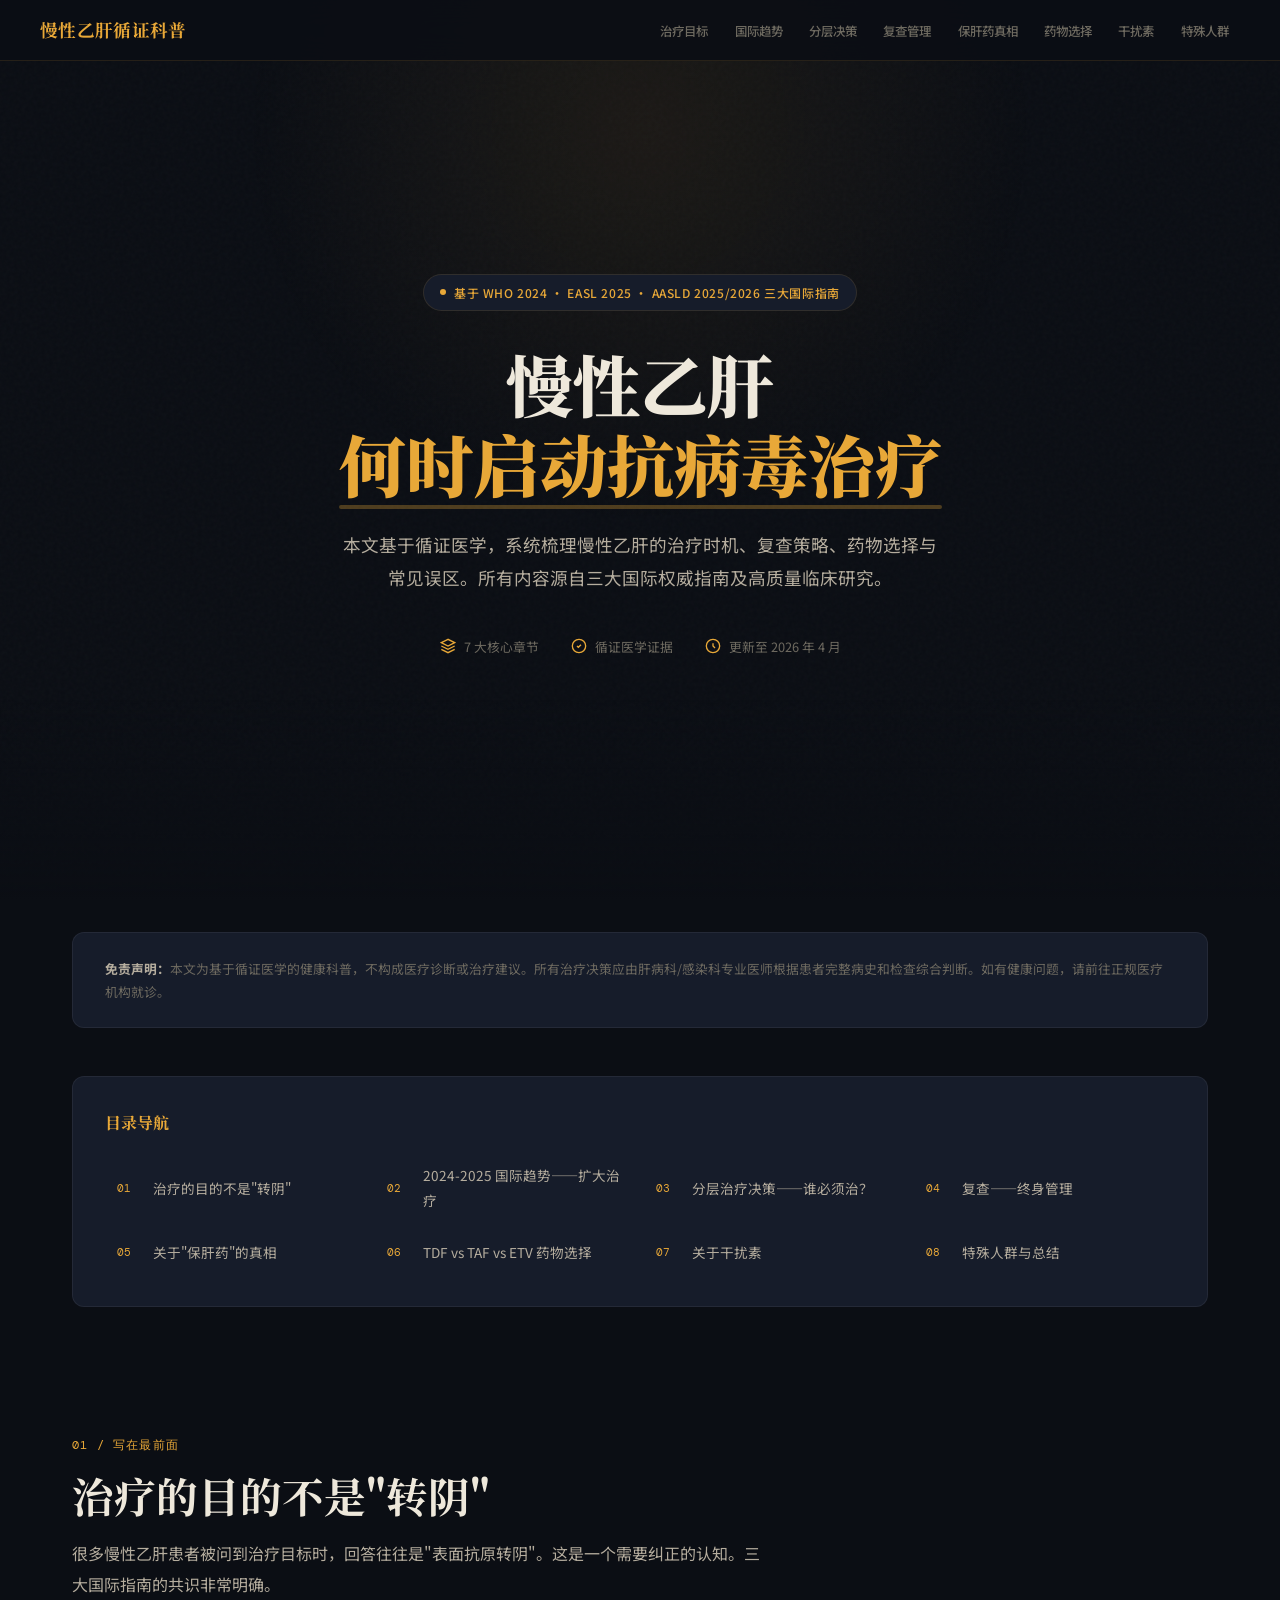
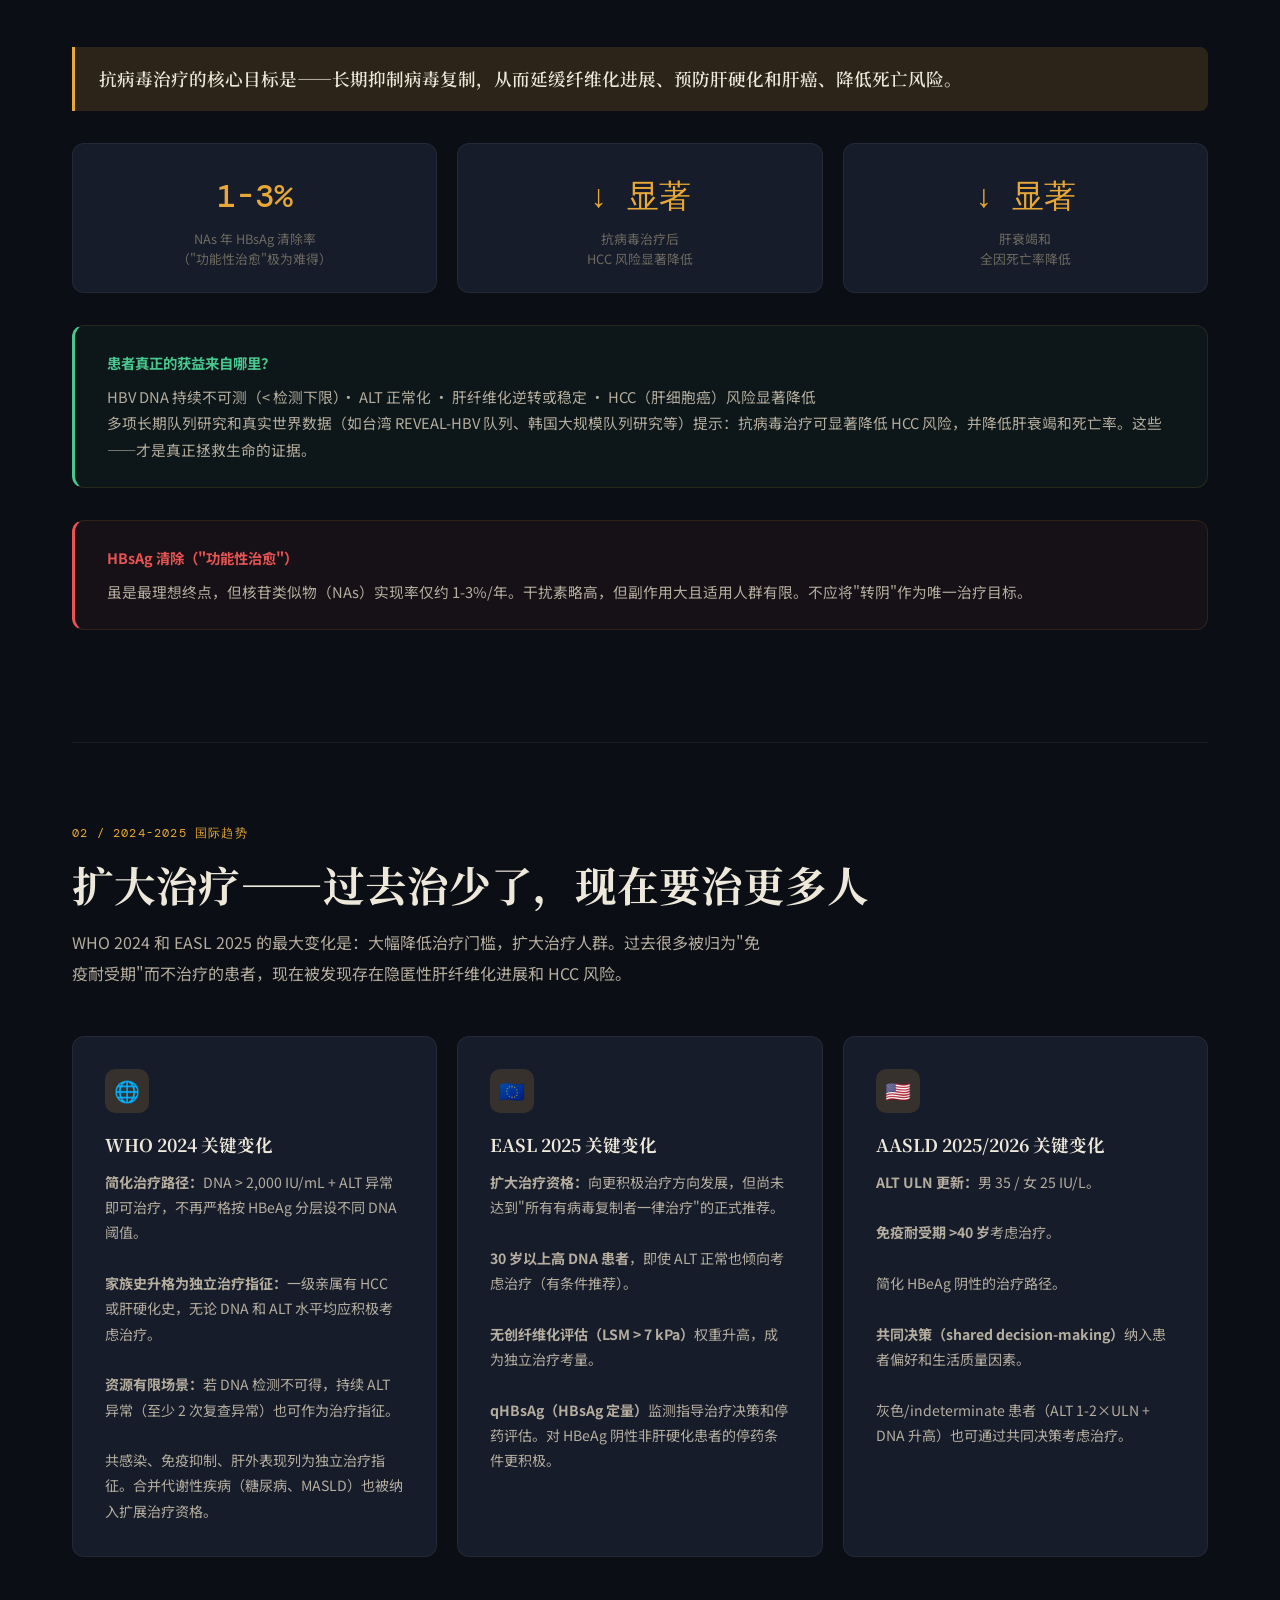
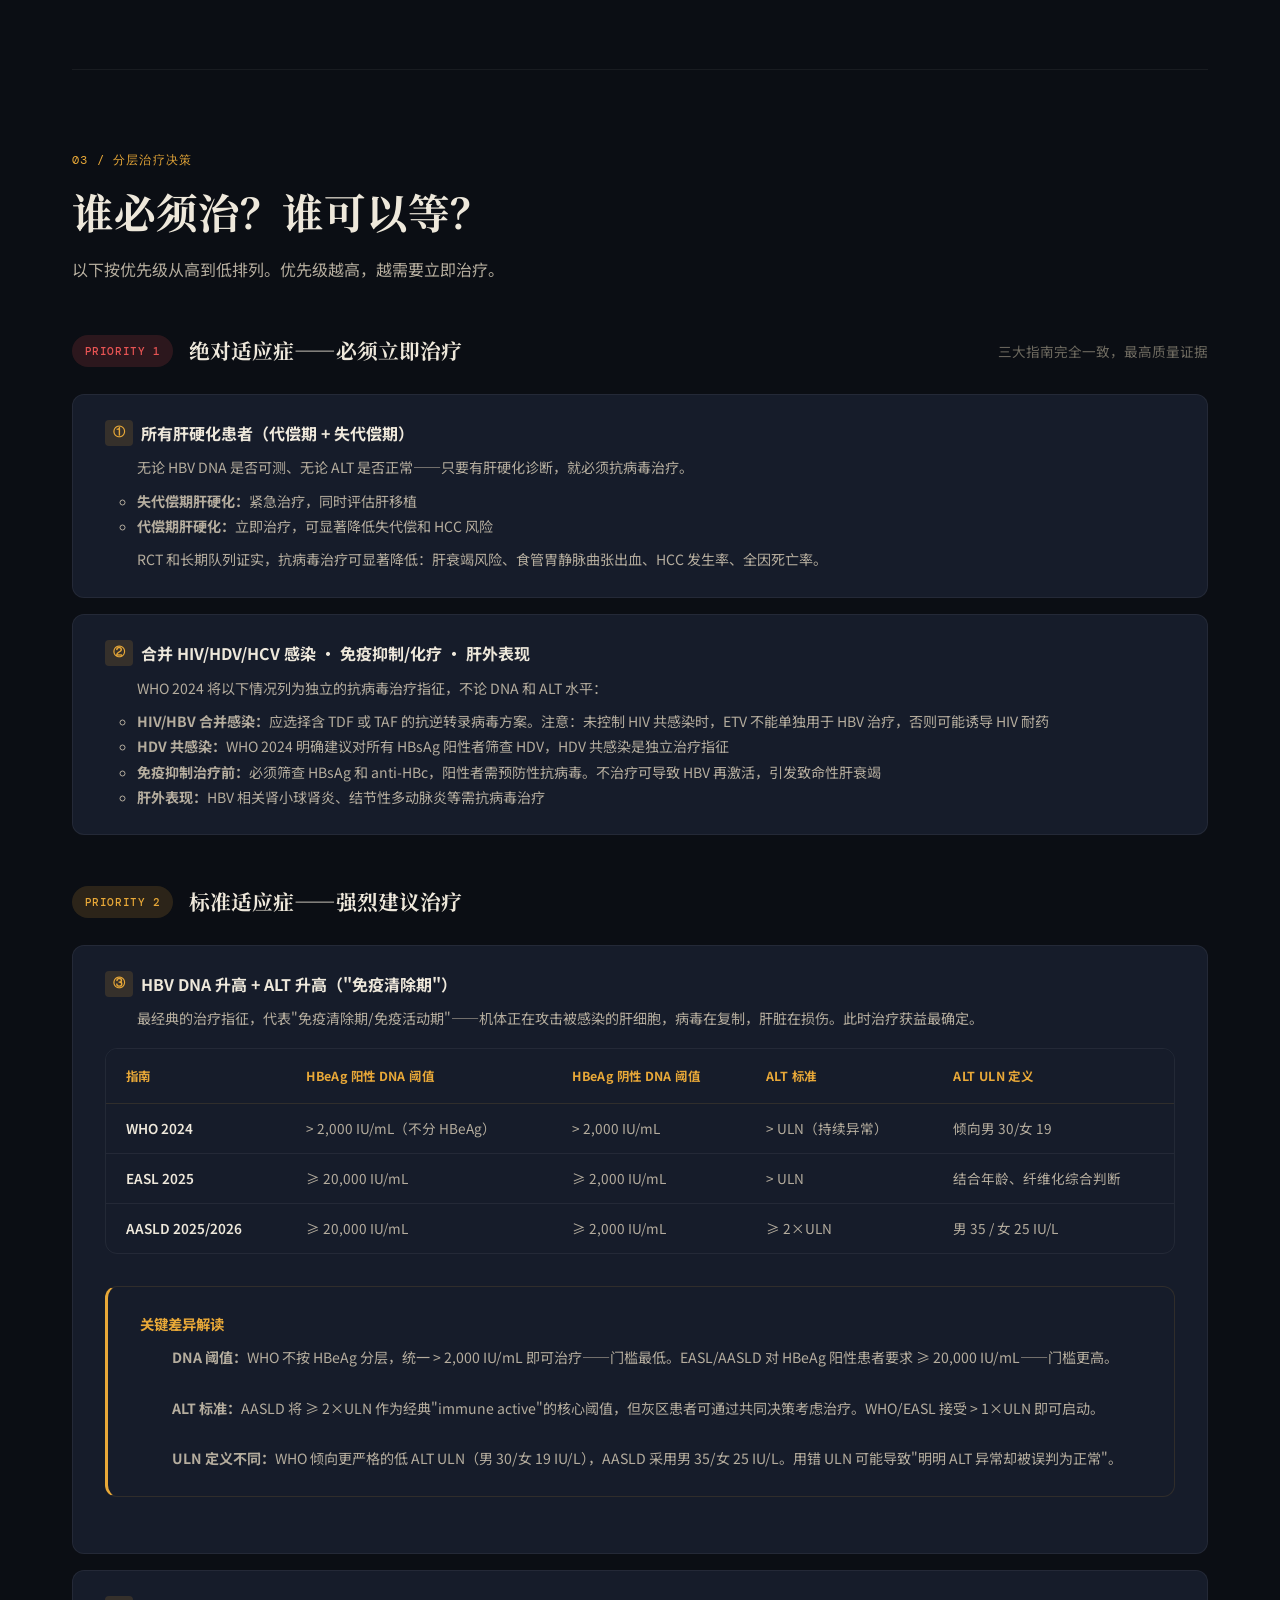
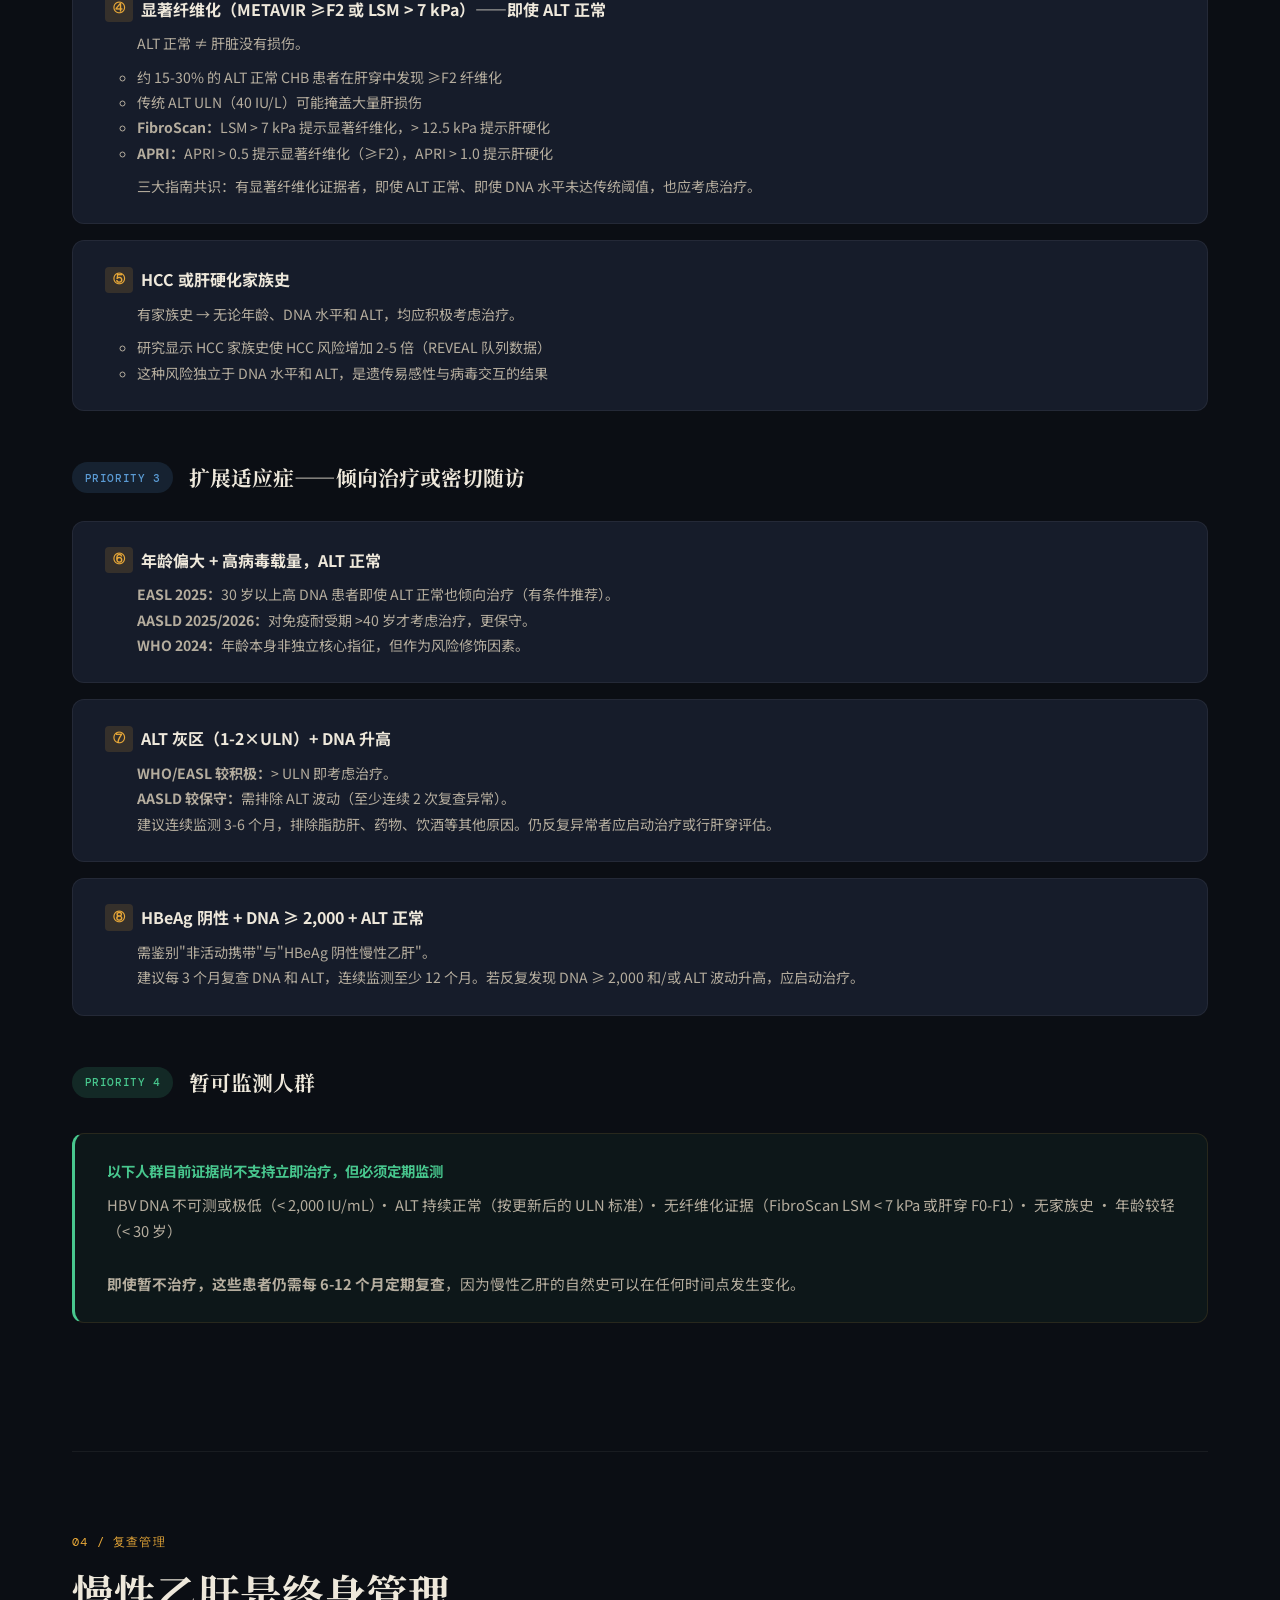
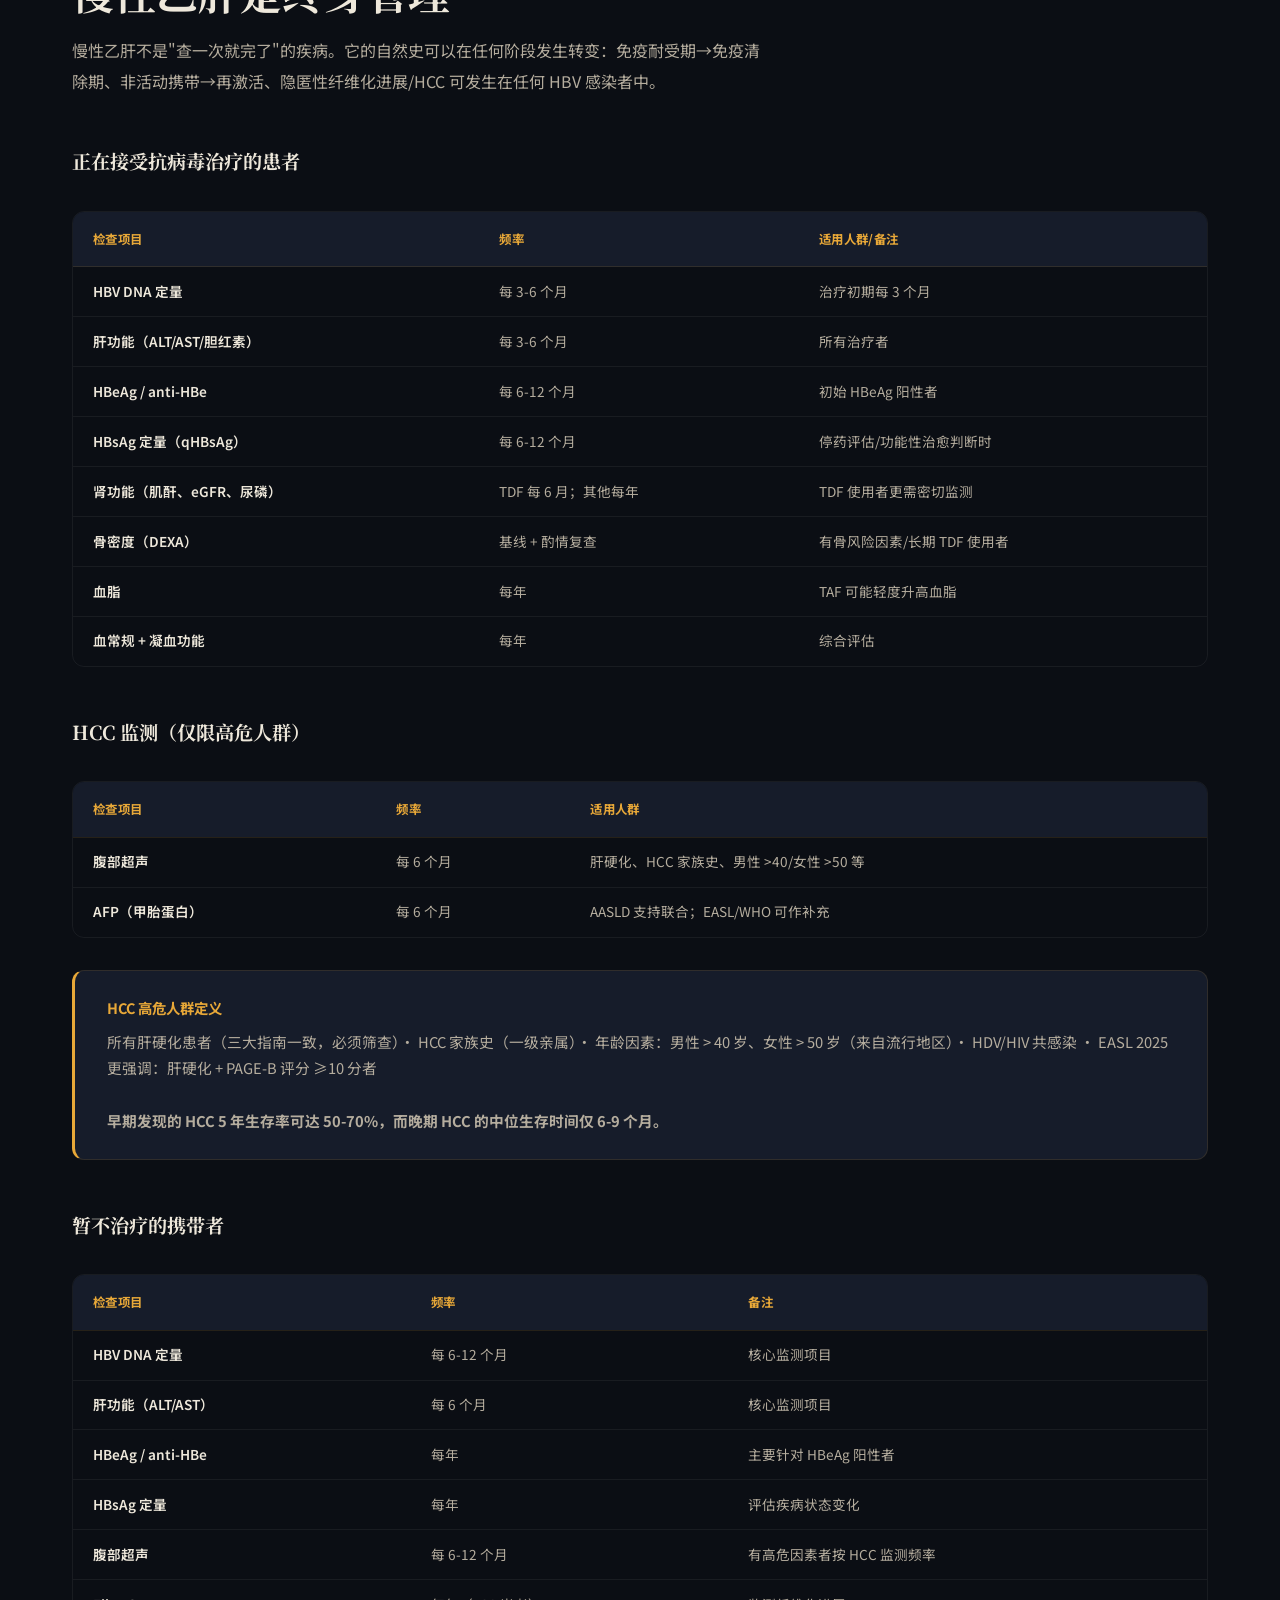
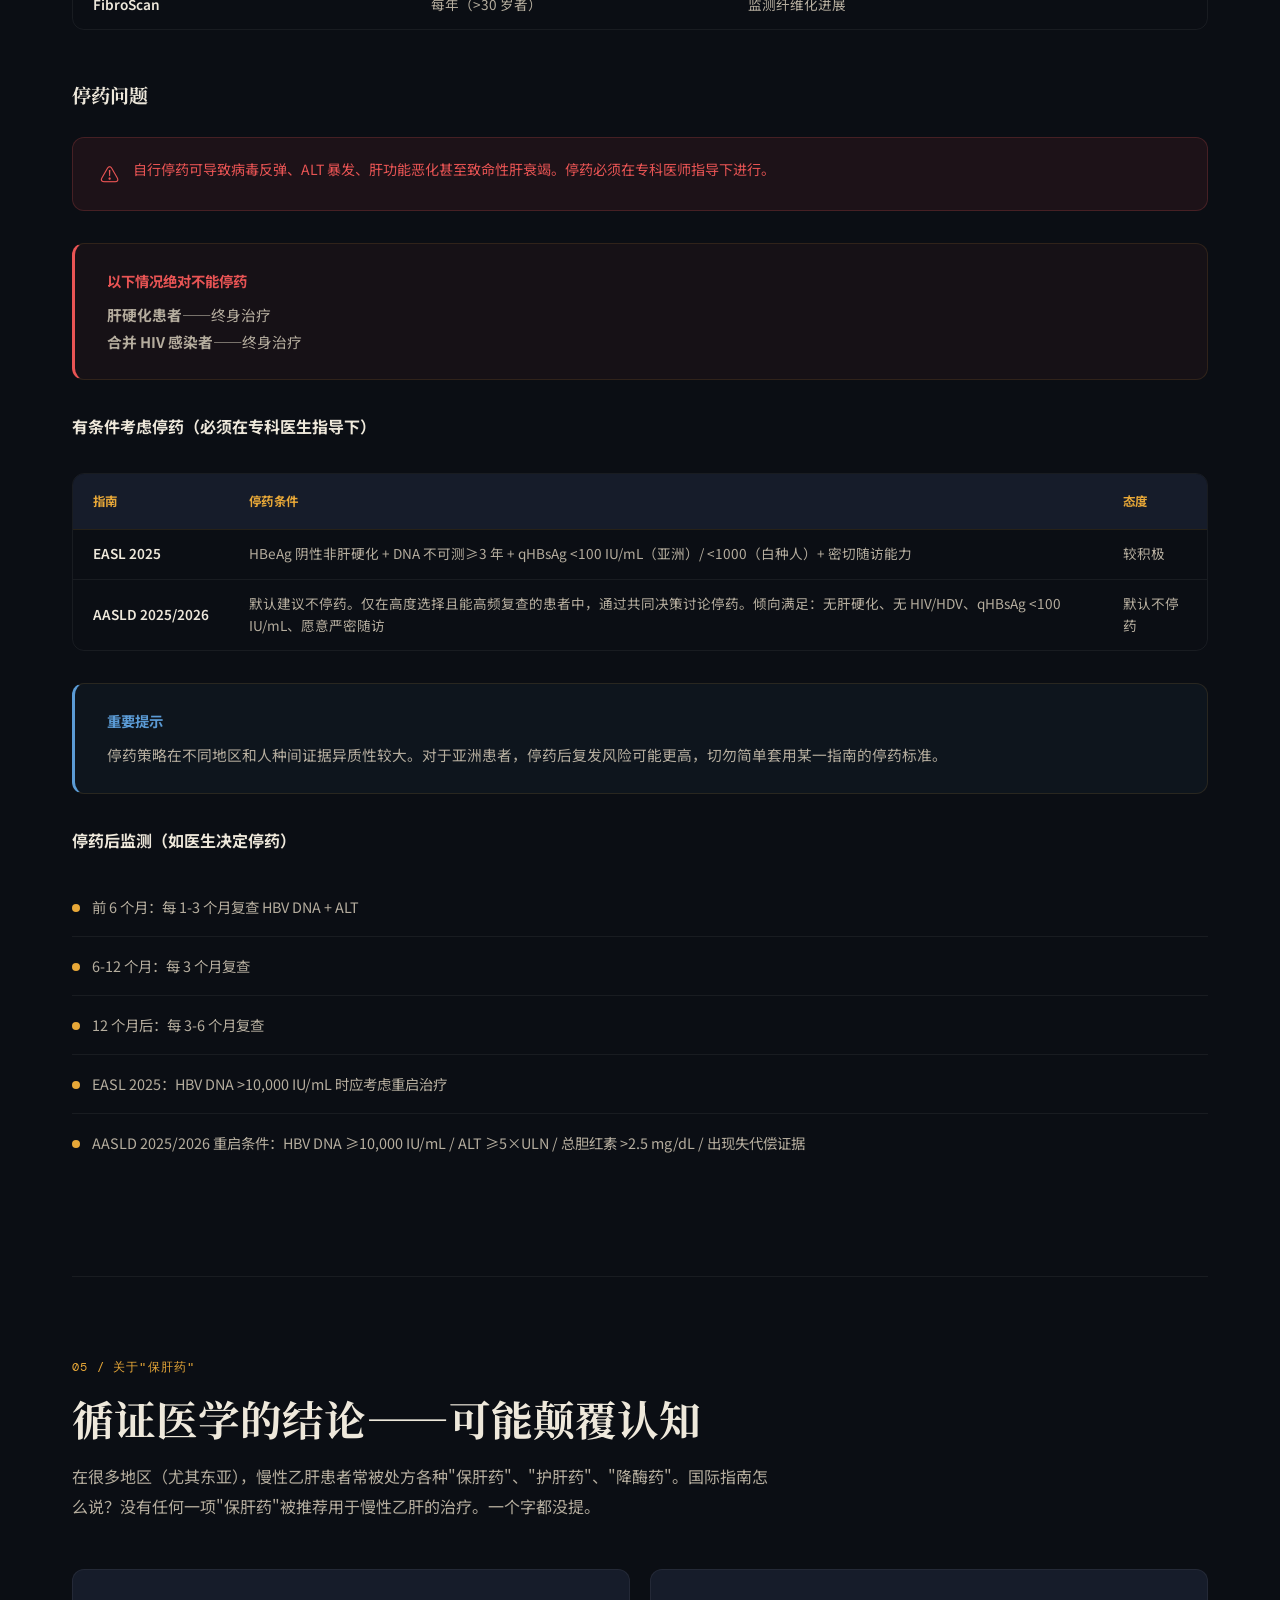
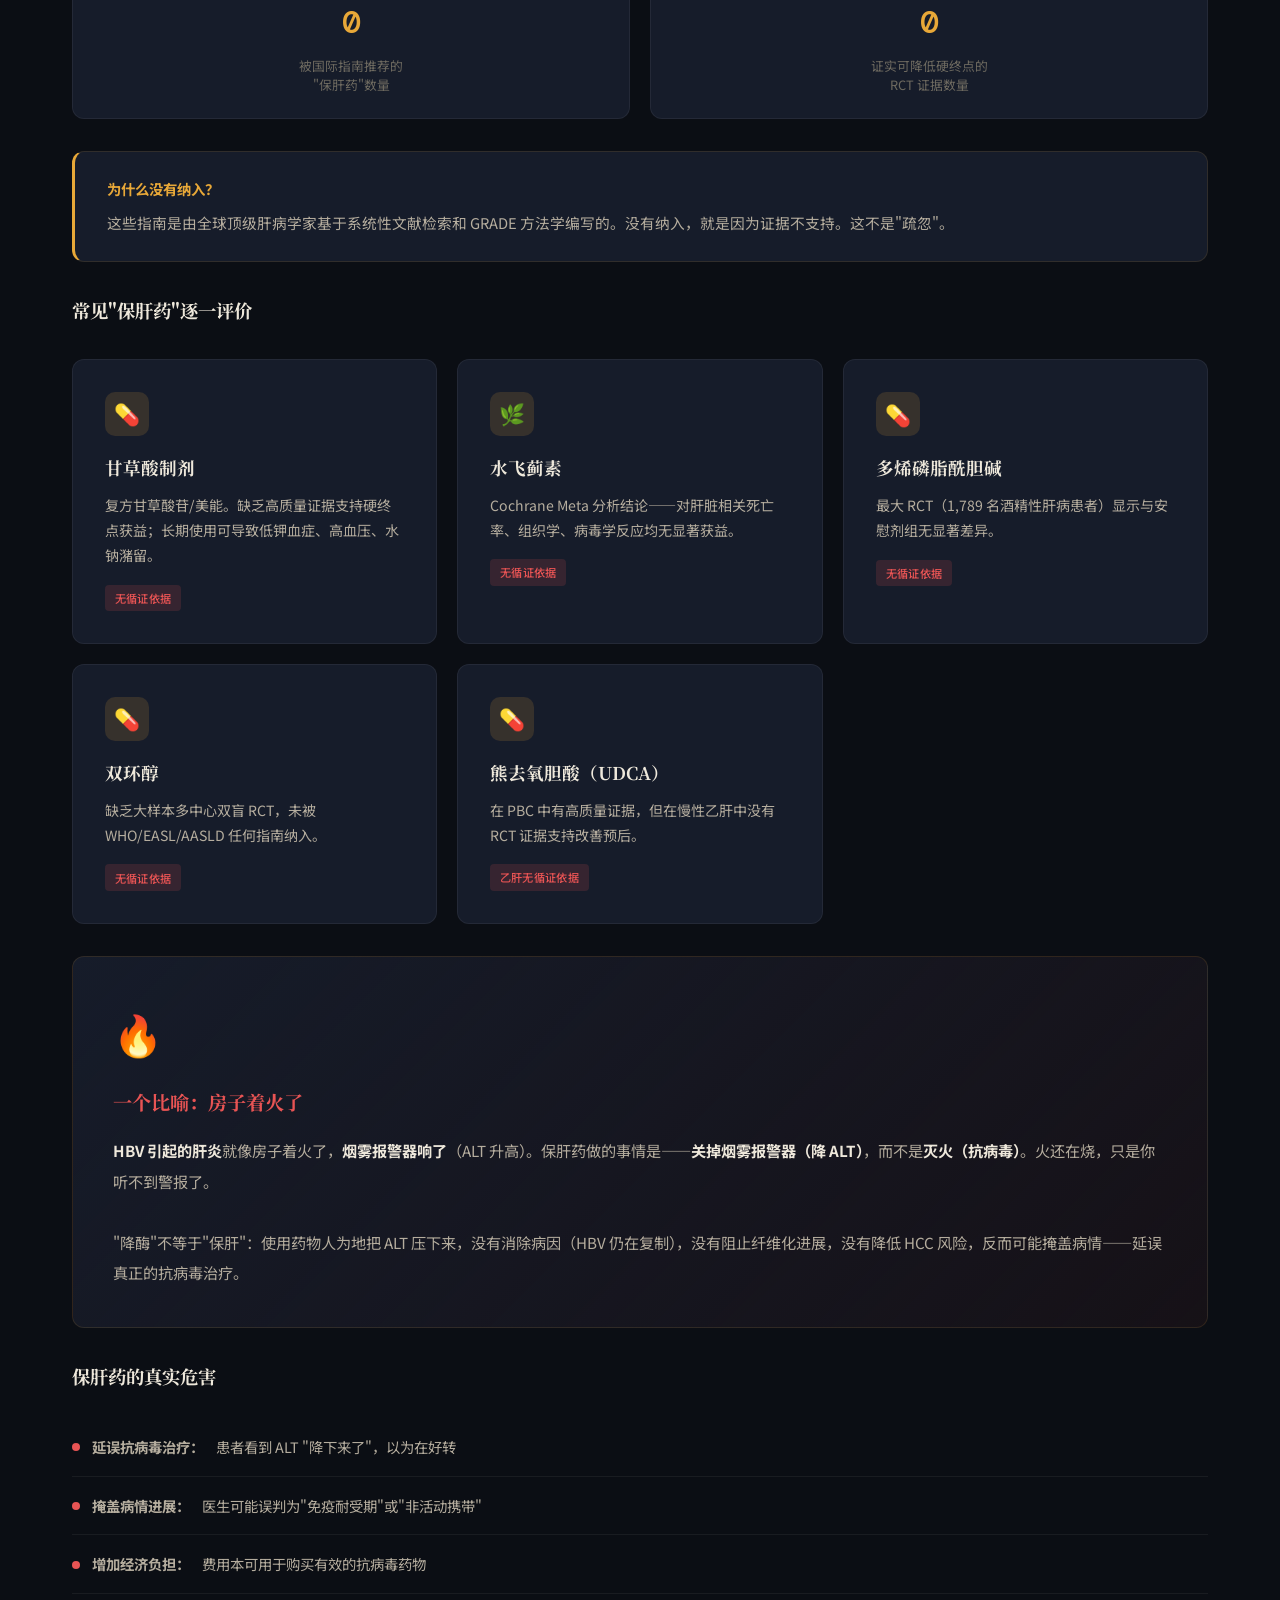
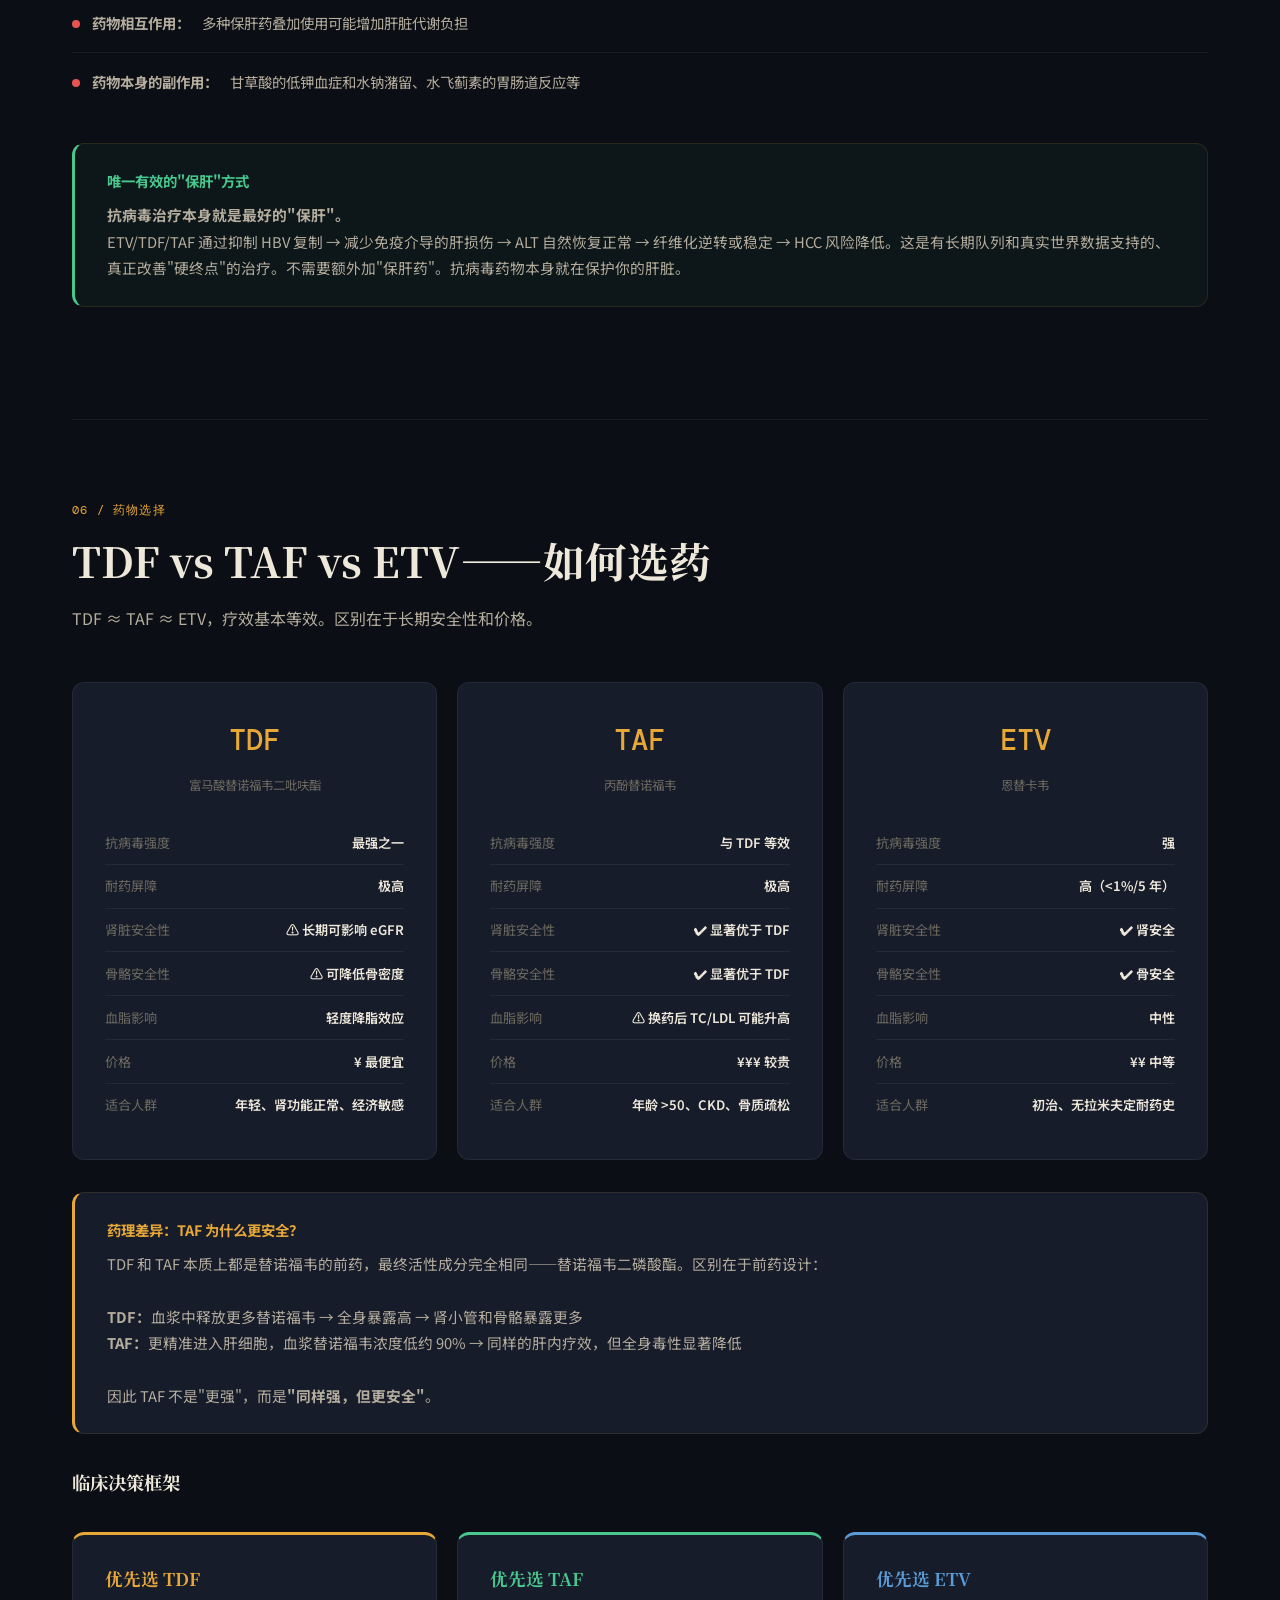
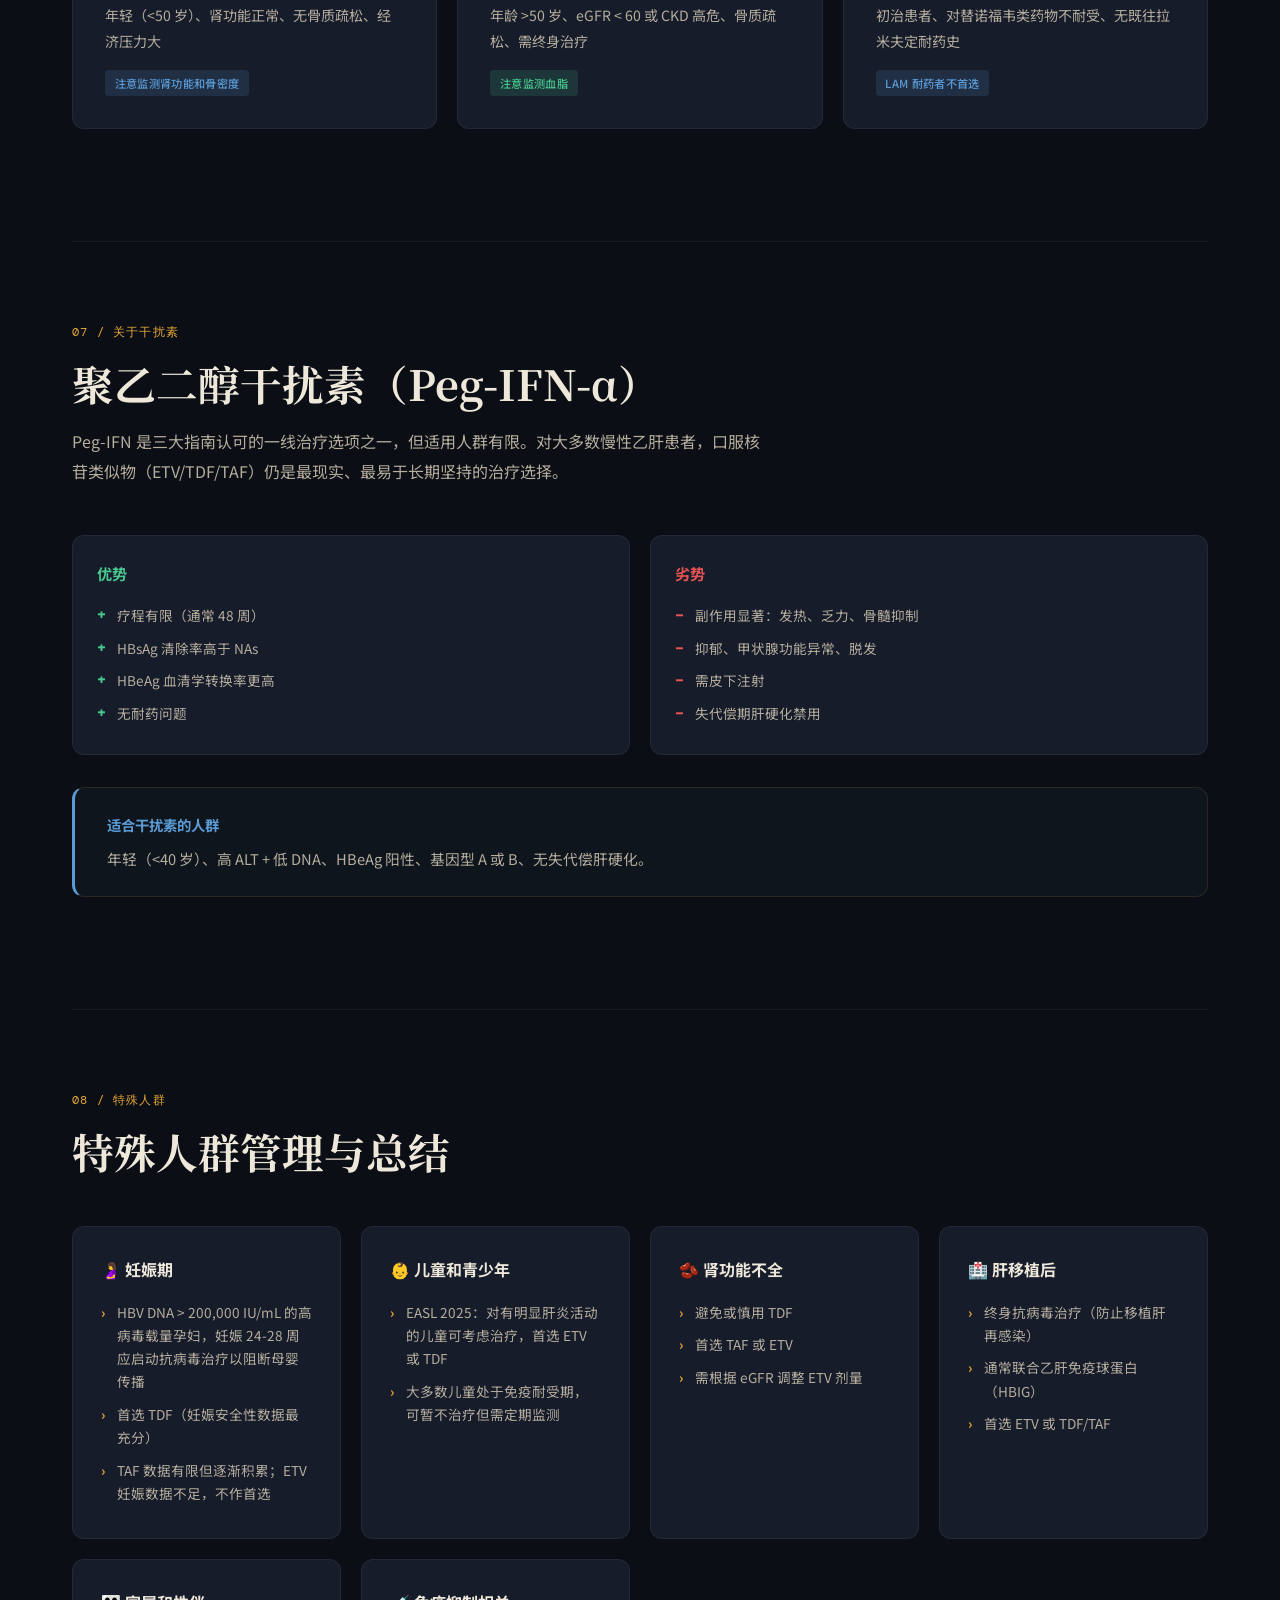
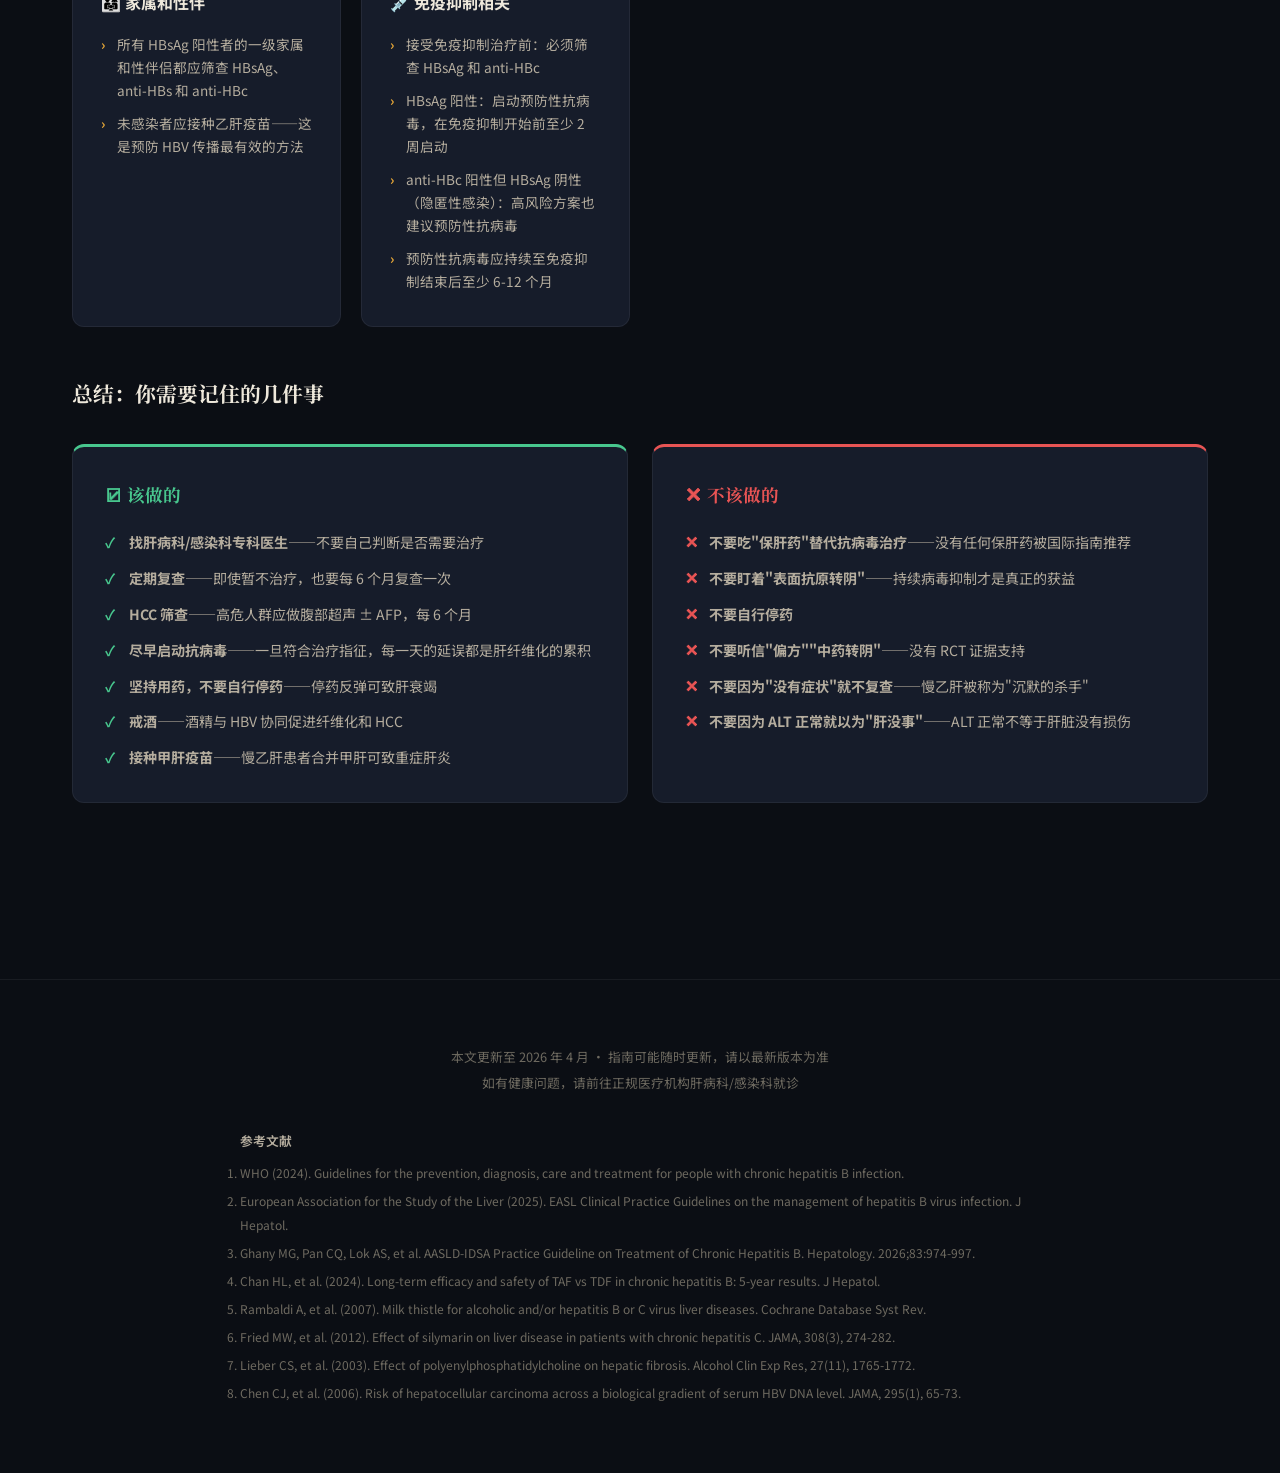
<file: code.html>
<!DOCTYPE html>
<html lang="zh-CN">
<head>
<meta charset="UTF-8">
<meta name="viewport" content="width=device-width, initial-scale=1.0">
<title>慢性乙肝循证科普 — 何时启动抗病毒治疗</title>
<link rel="preconnect" href="https://fonts.googleapis.com">
<link rel="preconnect" href="https://fonts.gstatic.com" crossorigin>
<link href="https://fonts.googleapis.com/css2?family=Noto+Serif+SC:wght@400;600;700;900&family=Noto+Sans+SC:wght@300;400;500;700&family=DM+Mono:wght@400;500&display=swap" rel="stylesheet">
<style>
  :root {
    --bg-deep: #0b0e14;
    --bg-surface: #111621;
    --bg-card: #161c2a;
    --bg-card-hover: #1c2336;
    --accent: #e8a838;
    --accent-dim: #c48a2a;
    --accent-glow: rgba(232, 168, 56, 0.15);
    --accent-red: #e85454;
    --accent-green: #48c78e;
    --accent-blue: #5b9bd5;
    --text-primary: #eee8db;
    --text-secondary: #b5ad9e;
    --text-muted: #6e6a60;
    --border: rgba(232, 168, 56, 0.12);
    --border-subtle: rgba(255, 255, 255, 0.06);
    --radius: 12px;
    --radius-sm: 8px;
  }

  * { margin: 0; padding: 0; box-sizing: border-box; }

  html {
    scroll-behavior: smooth;
    font-size: 16px;
  }

  body {
    font-family: 'Noto Sans SC', sans-serif;
    background: var(--bg-deep);
    color: var(--text-primary);
    line-height: 1.8;
    overflow-x: hidden;
  }

  body::before {
    content: '';
    position: fixed;
    inset: 0;
    background-image: url("data:image/svg+xml,%3Csvg viewBox='0 0 256 256' xmlns='http://www.w3.org/2000/svg'%3E%3Cfilter id='n'%3E%3CfeTurbulence type='fractalNoise' baseFrequency='0.9' numOctaves='4' stitchTiles='stitch'/%3E%3C/filter%3E%3Crect width='100%25' height='100%25' filter='url(%23n)'/%3E%3C/svg%3E");
    opacity: 0.025;
    pointer-events: none;
    z-index: 0;
  }

  /* Scrollbar */
  ::-webkit-scrollbar { width: 6px; }
  ::-webkit-scrollbar-track { background: var(--bg-deep); }
  ::-webkit-scrollbar-thumb { background: var(--accent-dim); border-radius: 3px; }

  /* Nav */
  .nav {
    position: fixed;
    top: 0;
    left: 0;
    right: 0;
    z-index: 100;
    background: rgba(11, 14, 20, 0.85);
    backdrop-filter: blur(20px);
    border-bottom: 1px solid var(--border);
    padding: 0 2rem;
    transition: transform 0.3s ease;
  }

  .nav-inner {
    max-width: 1200px;
    margin: 0 auto;
    display: flex;
    align-items: center;
    justify-content: space-between;
    height: 60px;
  }

  .nav-logo {
    font-family: 'Noto Serif SC', serif;
    font-weight: 700;
    font-size: 1.1rem;
    color: var(--accent);
    letter-spacing: 0.02em;
  }

  .nav-links {
    display: flex;
    gap: 0.25rem;
    list-style: none;
    overflow-x: auto;
  }

  .nav-links a {
    color: var(--text-muted);
    text-decoration: none;
    font-size: 0.78rem;
    padding: 0.4rem 0.7rem;
    border-radius: 6px;
    transition: all 0.2s ease;
    white-space: nowrap;
    font-weight: 500;
  }

  .nav-links a:hover,
  .nav-links a.active {
    color: var(--accent);
    background: var(--accent-glow);
  }

  /* Hero */
  .hero {
    position: relative;
    min-height: 100vh;
    display: flex;
    align-items: center;
    justify-content: center;
    text-align: center;
    padding: 6rem 2rem 4rem;
    overflow: hidden;
  }

  .hero::before {
    content: '';
    position: absolute;
    top: -30%;
    left: 50%;
    transform: translateX(-50%);
    width: 800px;
    height: 800px;
    background: radial-gradient(circle, rgba(232, 168, 56, 0.08) 0%, transparent 70%);
    pointer-events: none;
  }

  .hero::after {
    content: '';
    position: absolute;
    bottom: 0;
    left: 0;
    right: 0;
    height: 200px;
    background: linear-gradient(to top, var(--bg-deep), transparent);
    pointer-events: none;
  }

  .hero-content {
    position: relative;
    z-index: 1;
    max-width: 800px;
  }

  .hero-badge {
    display: inline-flex;
    align-items: center;
    gap: 0.5rem;
    background: var(--bg-card);
    border: 1px solid var(--border);
    padding: 0.4rem 1rem;
    border-radius: 100px;
    font-size: 0.75rem;
    color: var(--accent);
    margin-bottom: 2rem;
    font-weight: 500;
    letter-spacing: 0.05em;
    animation: fadeDown 0.8s ease forwards;
    opacity: 0;
  }

  .hero-badge .dot {
    width: 6px;
    height: 6px;
    background: var(--accent);
    border-radius: 50%;
    animation: pulse 2s ease infinite;
  }

  @keyframes pulse {
    0%, 100% { opacity: 1; }
    50% { opacity: 0.3; }
  }

  .hero h1 {
    font-family: 'Noto Serif SC', serif;
    font-size: clamp(2.4rem, 6vw, 4.2rem);
    font-weight: 900;
    line-height: 1.2;
    margin-bottom: 1.5rem;
    animation: fadeUp 0.8s ease 0.2s forwards;
    opacity: 0;
  }

  .hero h1 .highlight {
    color: var(--accent);
    position: relative;
  }

  .hero h1 .highlight::after {
    content: '';
    position: absolute;
    bottom: 2px;
    left: 0;
    right: 0;
    height: 4px;
    background: var(--accent);
    opacity: 0.3;
    border-radius: 2px;
  }

  .hero-sub {
    font-size: 1.1rem;
    color: var(--text-secondary);
    max-width: 600px;
    margin: 0 auto 2.5rem;
    animation: fadeUp 0.8s ease 0.4s forwards;
    opacity: 0;
    line-height: 1.9;
  }

  .hero-meta {
    display: flex;
    align-items: center;
    justify-content: center;
    gap: 2rem;
    flex-wrap: wrap;
    animation: fadeUp 0.8s ease 0.6s forwards;
    opacity: 0;
  }

  .hero-meta-item {
    display: flex;
    align-items: center;
    gap: 0.5rem;
    font-size: 0.8rem;
    color: var(--text-muted);
  }

  .hero-meta-item svg {
    width: 16px;
    height: 16px;
    stroke: var(--accent);
    fill: none;
    stroke-width: 2;
  }

  @keyframes fadeUp {
    from { opacity: 0; transform: translateY(24px); }
    to { opacity: 1; transform: translateY(0); }
  }

  @keyframes fadeDown {
    from { opacity: 0; transform: translateY(-16px); }
    to { opacity: 1; transform: translateY(0); }
  }

  /* Main */
  .main {
    position: relative;
    z-index: 1;
    max-width: 1200px;
    margin: 0 auto;
    padding: 0 2rem;
  }

  /* Section */
  .section {
    padding: 5rem 0;
    border-top: 1px solid var(--border-subtle);
  }

  .section:first-of-type {
    border-top: none;
  }

  .section-header {
    margin-bottom: 3rem;
  }

  .section-number {
    font-family: 'DM Mono', monospace;
    font-size: 0.75rem;
    color: var(--accent);
    letter-spacing: 0.1em;
    margin-bottom: 0.75rem;
    display: block;
  }

  .section-title {
    font-family: 'Noto Serif SC', serif;
    font-size: clamp(1.8rem, 4vw, 2.6rem);
    font-weight: 700;
    line-height: 1.3;
    margin-bottom: 1rem;
  }

  .section-desc {
    font-size: 1rem;
    color: var(--text-secondary);
    max-width: 700px;
    line-height: 1.9;
  }

  /* Callout */
  .callout {
    background: var(--bg-card);
    border: 1px solid var(--border);
    border-left: 3px solid var(--accent);
    border-radius: var(--radius);
    padding: 1.5rem 2rem;
    margin: 2rem 0;
  }

  .callout.callout-red {
    border-left-color: var(--accent-red);
    background: rgba(232, 84, 84, 0.05);
  }

  .callout.callout-green {
    border-left-color: var(--accent-green);
    background: rgba(72, 199, 142, 0.05);
  }

  .callout.callout-blue {
    border-left-color: var(--accent-blue);
    background: rgba(91, 155, 213, 0.05);
  }

  .callout-title {
    font-weight: 700;
    font-size: 0.9rem;
    margin-bottom: 0.5rem;
    color: var(--accent);
  }

  .callout.callout-red .callout-title { color: var(--accent-red); }
  .callout.callout-green .callout-title { color: var(--accent-green); }
  .callout.callout-blue .callout-title { color: var(--accent-blue); }

  .callout p {
    font-size: 0.92rem;
    color: var(--text-secondary);
    line-height: 1.8;
  }

  /* Cards Grid */
  .cards-grid {
    display: grid;
    grid-template-columns: repeat(auto-fit, minmax(300px, 1fr));
    gap: 1.25rem;
    margin: 2rem 0;
  }

  .card {
    background: var(--bg-card);
    border: 1px solid var(--border-subtle);
    border-radius: var(--radius);
    padding: 2rem;
    transition: all 0.3s ease;
    opacity: 0;
    animation: fadeUp 0.6s ease forwards;
  }

  .card:nth-child(1) { animation-delay: 0.1s; }
  .card:nth-child(2) { animation-delay: 0.2s; }
  .card:nth-child(3) { animation-delay: 0.3s; }
  .card:nth-child(4) { animation-delay: 0.4s; }
  .card:nth-child(5) { animation-delay: 0.5s; }
  .card:nth-child(6) { animation-delay: 0.6s; }

  .card:hover {
    border-color: var(--border);
    background: var(--bg-card-hover);
    transform: translateY(-2px);
  }

  .card-icon {
    width: 44px;
    height: 44px;
    border-radius: 10px;
    display: flex;
    align-items: center;
    justify-content: center;
    margin-bottom: 1.25rem;
    font-size: 1.3rem;
    background: var(--accent-glow);
  }

  .card h3 {
    font-family: 'Noto Serif SC', serif;
    font-size: 1.1rem;
    font-weight: 700;
    margin-bottom: 0.75rem;
    line-height: 1.4;
  }

  .card p {
    font-size: 0.88rem;
    color: var(--text-secondary);
    line-height: 1.8;
  }

  .card .tag {
    display: inline-block;
    font-size: 0.7rem;
    padding: 0.2rem 0.6rem;
    border-radius: 4px;
    margin-top: 1rem;
    font-weight: 500;
    letter-spacing: 0.03em;
  }

  .tag-required {
    background: rgba(232, 84, 84, 0.15);
    color: var(--accent-red);
  }

  .tag-recommended {
    background: rgba(232, 168, 56, 0.15);
    color: var(--accent);
  }

  .tag-consider {
    background: rgba(91, 155, 213, 0.15);
    color: var(--accent-blue);
  }

  .tag-monitor {
    background: rgba(72, 199, 142, 0.15);
    color: var(--accent-green);
  }

  /* Priority Layers */
  .priority-layer {
    margin: 3rem 0;
  }

  .layer-header {
    display: flex;
    align-items: center;
    gap: 1rem;
    margin-bottom: 1.5rem;
  }

  .layer-badge {
    font-family: 'DM Mono', monospace;
    font-size: 0.7rem;
    padding: 0.35rem 0.8rem;
    border-radius: 100px;
    font-weight: 500;
    letter-spacing: 0.05em;
    white-space: nowrap;
  }

  .layer-1 .layer-badge { background: rgba(232, 84, 84, 0.15); color: var(--accent-red); }
  .layer-2 .layer-badge { background: rgba(232, 168, 56, 0.15); color: var(--accent); }
  .layer-3 .layer-badge { background: rgba(91, 155, 213, 0.15); color: var(--accent-blue); }
  .layer-4 .layer-badge { background: rgba(72, 199, 142, 0.15); color: var(--accent-green); }

  .layer-title {
    font-family: 'Noto Serif SC', serif;
    font-size: 1.3rem;
    font-weight: 700;
  }

  .layer-subtitle {
    font-size: 0.85rem;
    color: var(--text-muted);
    margin-left: auto;
  }

  .criteria-list {
    list-style: none;
    display: flex;
    flex-direction: column;
    gap: 1rem;
  }

  .criteria-item {
    background: var(--bg-card);
    border: 1px solid var(--border-subtle);
    border-radius: var(--radius);
    padding: 1.5rem 2rem;
    transition: border-color 0.2s ease;
  }

  .criteria-item:hover {
    border-color: var(--border);
  }

  .criteria-item h4 {
    font-size: 1rem;
    font-weight: 700;
    margin-bottom: 0.5rem;
    display: flex;
    align-items: center;
    gap: 0.5rem;
  }

  .criteria-item h4 .num {
    font-family: 'DM Mono', monospace;
    font-size: 0.75rem;
    color: var(--accent);
    background: var(--accent-glow);
    padding: 0.15rem 0.5rem;
    border-radius: 4px;
  }

  .criteria-item p {
    font-size: 0.88rem;
    color: var(--text-secondary);
    line-height: 1.8;
    padding-left: 2rem;
  }

  .criteria-item ul {
    padding-left: 2rem;
    margin-top: 0.5rem;
  }

  .criteria-item li {
    font-size: 0.88rem;
    color: var(--text-secondary);
    line-height: 1.8;
  }

  /* Table */
  .table-wrapper {
    overflow-x: auto;
    margin: 2rem 0;
    border-radius: var(--radius);
    border: 1px solid var(--border-subtle);
  }

  table {
    width: 100%;
    border-collapse: collapse;
    font-size: 0.85rem;
  }

  thead {
    background: var(--bg-card);
  }

  th {
    padding: 1rem 1.25rem;
    text-align: left;
    font-weight: 700;
    color: var(--accent);
    font-size: 0.78rem;
    letter-spacing: 0.03em;
    border-bottom: 1px solid var(--border);
    white-space: nowrap;
  }

  td {
    padding: 0.85rem 1.25rem;
    border-bottom: 1px solid var(--border-subtle);
    color: var(--text-secondary);
    line-height: 1.6;
  }

  tr:last-child td {
    border-bottom: none;
  }

  tbody tr:hover {
    background: var(--bg-card);
  }

  td:first-child {
    font-weight: 600;
    color: var(--text-primary);
    white-space: nowrap;
  }

  .warn {
    color: var(--accent-red);
  }

  .safe {
    color: var(--accent-green);
  }

  /* Drug Comparison */
  .drug-cards {
    display: grid;
    grid-template-columns: repeat(3, 1fr);
    gap: 1.25rem;
    margin: 2rem 0;
  }

  .drug-card {
    background: var(--bg-card);
    border: 1px solid var(--border-subtle);
    border-radius: var(--radius);
    padding: 2rem;
    text-align: center;
    transition: all 0.3s ease;
    position: relative;
    overflow: hidden;
  }

  .drug-card::before {
    content: '';
    position: absolute;
    top: 0;
    left: 0;
    right: 0;
    height: 3px;
    background: var(--accent);
    opacity: 0;
    transition: opacity 0.3s ease;
  }

  .drug-card:hover::before {
    opacity: 1;
  }

  .drug-card:hover {
    border-color: var(--border);
    transform: translateY(-2px);
  }

  .drug-name {
    font-family: 'DM Mono', monospace;
    font-size: 1.8rem;
    font-weight: 500;
    color: var(--accent);
    margin-bottom: 0.5rem;
  }

  .drug-full {
    font-size: 0.78rem;
    color: var(--text-muted);
    margin-bottom: 1.5rem;
  }

  .drug-stats {
    list-style: none;
    text-align: left;
  }

  .drug-stats li {
    display: flex;
    justify-content: space-between;
    align-items: center;
    padding: 0.6rem 0;
    border-bottom: 1px solid var(--border-subtle);
    font-size: 0.82rem;
  }

  .drug-stats li:last-child {
    border-bottom: none;
  }

  .drug-stats .label {
    color: var(--text-muted);
  }

  .drug-stats .value {
    font-weight: 600;
    color: var(--text-primary);
  }

  /* Analogy */
  .analogy {
    background: linear-gradient(135deg, var(--bg-card) 0%, rgba(232, 84, 84, 0.05) 100%);
    border: 1px solid var(--border);
    border-radius: var(--radius);
    padding: 2.5rem;
    margin: 2rem 0;
    position: relative;
  }

  .analogy-icon {
    font-size: 2.5rem;
    margin-bottom: 1rem;
  }

  .analogy h3 {
    font-family: 'Noto Serif SC', serif;
    font-size: 1.2rem;
    font-weight: 700;
    margin-bottom: 1rem;
    color: var(--accent-red);
  }

  .analogy p {
    font-size: 0.95rem;
    color: var(--text-secondary);
    line-height: 2;
  }

  .analogy strong {
    color: var(--text-primary);
  }

  /* Do / Don't */
  .do-dont {
    display: grid;
    grid-template-columns: 1fr 1fr;
    gap: 1.5rem;
    margin: 2rem 0;
  }

  .do-column, .dont-column {
    background: var(--bg-card);
    border-radius: var(--radius);
    padding: 2rem;
    border: 1px solid var(--border-subtle);
  }

  .do-column {
    border-top: 3px solid var(--accent-green);
  }

  .dont-column {
    border-top: 3px solid var(--accent-red);
  }

  .do-dont h3 {
    font-family: 'Noto Serif SC', serif;
    font-size: 1.1rem;
    font-weight: 700;
    margin-bottom: 1.25rem;
  }

  .do-column h3 { color: var(--accent-green); }
  .dont-column h3 { color: var(--accent-red); }

  .do-dont ol, .do-dont ul {
    list-style: none;
    display: flex;
    flex-direction: column;
    gap: 0.75rem;
  }

  .do-dont li {
    font-size: 0.88rem;
    color: var(--text-secondary);
    line-height: 1.7;
    padding-left: 1.5rem;
    position: relative;
  }

  .do-column li::before {
    content: '✓';
    position: absolute;
    left: 0;
    color: var(--accent-green);
    font-weight: 700;
  }

  .dont-column li::before {
    content: '✕';
    position: absolute;
    left: 0;
    color: var(--accent-red);
    font-weight: 700;
  }

  /* Timeline / Monitoring */
  .monitor-grid {
    display: grid;
    grid-template-columns: repeat(auto-fit, minmax(280px, 1fr));
    gap: 1.25rem;
    margin: 2rem 0;
  }

  .monitor-card {
    background: var(--bg-card);
    border: 1px solid var(--border-subtle);
    border-radius: var(--radius);
    padding: 1.5rem;
    transition: all 0.2s ease;
  }

  .monitor-card:hover {
    border-color: var(--border);
  }

  .monitor-card h4 {
    font-size: 0.95rem;
    font-weight: 700;
    margin-bottom: 0.75rem;
    display: flex;
    align-items: center;
    gap: 0.5rem;
  }

  .monitor-card .freq {
    font-family: 'DM Mono', monospace;
    font-size: 0.72rem;
    color: var(--accent);
    background: var(--accent-glow);
    padding: 0.15rem 0.5rem;
    border-radius: 4px;
    margin-left: auto;
  }

  .monitor-card p {
    font-size: 0.85rem;
    color: var(--text-secondary);
    line-height: 1.7;
  }

  /* Stacked list */
  .stacked-list {
    list-style: none;
    margin: 1.5rem 0;
  }

  .stacked-list li {
    padding: 1rem 0;
    border-bottom: 1px solid var(--border-subtle);
    font-size: 0.9rem;
    color: var(--text-secondary);
    line-height: 1.8;
    display: flex;
    gap: 0.75rem;
    align-items: flex-start;
  }

  .stacked-list li:last-child {
    border-bottom: none;
  }

  .stacked-list .bullet {
    width: 8px;
    height: 8px;
    min-width: 8px;
    border-radius: 50%;
    background: var(--accent);
    margin-top: 0.6rem;
  }

  /* Special Pop */
  .special-grid {
    display: grid;
    grid-template-columns: repeat(auto-fit, minmax(260px, 1fr));
    gap: 1.25rem;
    margin: 2rem 0;
  }

  .special-card {
    background: var(--bg-card);
    border: 1px solid var(--border-subtle);
    border-radius: var(--radius);
    padding: 1.75rem;
    transition: all 0.2s ease;
  }

  .special-card:hover {
    border-color: var(--border);
  }

  .special-card h4 {
    font-size: 1rem;
    font-weight: 700;
    margin-bottom: 0.75rem;
    display: flex;
    align-items: center;
    gap: 0.5rem;
  }

  .special-card p, .special-card li {
    font-size: 0.85rem;
    color: var(--text-secondary);
    line-height: 1.7;
  }

  .special-card ul {
    list-style: none;
    margin-top: 0.5rem;
  }

  .special-card ul li {
    padding: 0.3rem 0;
    padding-left: 1rem;
    position: relative;
  }

  .special-card ul li::before {
    content: '›';
    position: absolute;
    left: 0;
    color: var(--accent);
    font-weight: 700;
  }

  /* Stop drug section */
  .stop-table-wrapper {
    margin: 2rem 0;
  }

  /* Disclaimer */
  .disclaimer {
    background: var(--bg-card);
    border: 1px solid var(--border-subtle);
    border-radius: var(--radius);
    padding: 1.5rem 2rem;
    margin: 2rem 0;
    font-size: 0.8rem;
    color: var(--text-muted);
    line-height: 1.8;
  }

  .disclaimer strong {
    color: var(--text-secondary);
  }

  /* Footer */
  .footer {
    border-top: 1px solid var(--border-subtle);
    padding: 4rem 2rem;
    margin-top: 4rem;
    text-align: center;
  }

  .footer-inner {
    max-width: 1200px;
    margin: 0 auto;
  }

  .footer p {
    font-size: 0.8rem;
    color: var(--text-muted);
    line-height: 2;
  }

  .footer .refs {
    text-align: left;
    max-width: 800px;
    margin: 2rem auto 0;
    font-size: 0.75rem;
    color: var(--text-muted);
    line-height: 2;
  }

  .footer .refs li {
    margin-bottom: 0.25rem;
  }

  /* TOC */
  .toc {
    background: var(--bg-card);
    border: 1px solid var(--border-subtle);
    border-radius: var(--radius);
    padding: 2rem;
    margin: 3rem 0;
  }

  .toc h3 {
    font-family: 'Noto Serif SC', serif;
    font-size: 1rem;
    font-weight: 700;
    margin-bottom: 1rem;
    color: var(--accent);
  }

  .toc-grid {
    display: grid;
    grid-template-columns: repeat(auto-fit, minmax(220px, 1fr));
    gap: 0.5rem;
  }

  .toc a {
    display: flex;
    align-items: center;
    gap: 0.75rem;
    padding: 0.6rem 0.75rem;
    border-radius: var(--radius-sm);
    text-decoration: none;
    color: var(--text-secondary);
    font-size: 0.85rem;
    transition: all 0.2s ease;
  }

  .toc a:hover {
    background: var(--accent-glow);
    color: var(--accent);
  }

  .toc a .toc-num {
    font-family: 'DM Mono', monospace;
    font-size: 0.7rem;
    color: var(--accent);
    min-width: 24px;
  }

  /* Key stat */
  .key-stats {
    display: grid;
    grid-template-columns: repeat(auto-fit, minmax(180px, 1fr));
    gap: 1.25rem;
    margin: 2rem 0;
  }

  .key-stat {
    background: var(--bg-card);
    border: 1px solid var(--border-subtle);
    border-radius: var(--radius);
    padding: 1.5rem;
    text-align: center;
  }

  .key-stat .number {
    font-family: 'DM Mono', monospace;
    font-size: 2rem;
    font-weight: 500;
    color: var(--accent);
    margin-bottom: 0.25rem;
  }

  .key-stat .label {
    font-size: 0.8rem;
    color: var(--text-muted);
    line-height: 1.5;
  }

  /* Responsive */
  @media (max-width: 768px) {
    .nav-links { display: none; }
    .drug-cards { grid-template-columns: 1fr; }
    .do-dont { grid-template-columns: 1fr; }
    .hero { min-height: 80vh; padding-top: 5rem; }
    .layer-header { flex-wrap: wrap; }
    .layer-subtitle { margin-left: 0; width: 100%; }
    .section { padding: 3rem 0; }
  }

  /* Scroll animations */
  .reveal {
    opacity: 0;
    transform: translateY(20px);
    transition: opacity 0.6s ease, transform 0.6s ease;
  }

  .reveal.visible {
    opacity: 1;
    transform: translateY(0);
  }

  /* Quote block */
  .quote-block {
    border-left: 3px solid var(--accent);
    padding: 1rem 1.5rem;
    margin: 1.5rem 0;
    background: var(--accent-glow);
    border-radius: 0 var(--radius-sm) var(--radius-sm) 0;
  }

  .quote-block p {
    font-family: 'Noto Serif SC', serif;
    font-size: 1.1rem;
    font-weight: 600;
    color: var(--text-primary);
    line-height: 1.8;
  }

  /* Interferon pros/cons */
  .pros-cons {
    display: grid;
    grid-template-columns: 1fr 1fr;
    gap: 1.25rem;
    margin: 1.5rem 0;
  }

  .pros-cons > div {
    background: var(--bg-card);
    border: 1px solid var(--border-subtle);
    border-radius: var(--radius);
    padding: 1.5rem;
  }

  .pros h4 { color: var(--accent-green); margin-bottom: 0.75rem; font-size: 0.95rem; }
  .cons h4 { color: var(--accent-red); margin-bottom: 0.75rem; font-size: 0.95rem; }

  .pros-cons ul {
    list-style: none;
  }

  .pros-cons li {
    font-size: 0.85rem;
    color: var(--text-secondary);
    padding: 0.3rem 0 0.3rem 1.25rem;
    position: relative;
    line-height: 1.7;
  }

  .pros li::before {
    content: '+';
    position: absolute;
    left: 0;
    color: var(--accent-green);
    font-weight: 700;
    font-family: 'DM Mono', monospace;
  }

  .cons li::before {
    content: '−';
    position: absolute;
    left: 0;
    color: var(--accent-red);
    font-weight: 700;
    font-family: 'DM Mono', monospace;
  }

  @media (max-width: 768px) {
    .pros-cons { grid-template-columns: 1fr; }
  }

  /* Pill selector for drug comparison */
  .pill-bar {
    display: flex;
    gap: 0.5rem;
    margin: 1.5rem 0;
    flex-wrap: wrap;
  }

  .pill {
    font-family: 'DM Mono', monospace;
    font-size: 0.8rem;
    padding: 0.5rem 1.25rem;
    border-radius: 100px;
    border: 1px solid var(--border-subtle);
    background: var(--bg-card);
    color: var(--text-muted);
    cursor: pointer;
    transition: all 0.2s ease;
  }

  .pill:hover, .pill.active {
    border-color: var(--accent);
    color: var(--accent);
    background: var(--accent-glow);
  }

  /* Warning bar */
  .warning-bar {
    background: rgba(232, 84, 84, 0.08);
    border: 1px solid rgba(232, 84, 84, 0.2);
    border-radius: var(--radius);
    padding: 1.25rem 1.5rem;
    margin: 1.5rem 0;
    display: flex;
    align-items: flex-start;
    gap: 0.75rem;
    font-size: 0.88rem;
    color: var(--accent-red);
    line-height: 1.7;
  }

  .warning-bar .warn-icon {
    font-size: 1.2rem;
    min-width: 24px;
    text-align: center;
  }
</style>
</head>
<body>

<!-- Navigation -->
<nav class="nav">
  <div class="nav-inner">
    <div class="nav-logo">慢性乙肝循证科普</div>
    <ul class="nav-links">
      <li><a href="#goals">治疗目标</a></li>
      <li><a href="#trends">国际趋势</a></li>
      <li><a href="#treatment">分层决策</a></li>
      <li><a href="#monitoring">复查管理</a></li>
      <li><a href="#hepatoprotectants">保肝药真相</a></li>
      <li><a href="#drugs">药物选择</a></li>
      <li><a href="#interferon">干扰素</a></li>
      <li><a href="#special">特殊人群</a></li>
    </ul>
  </div>
</nav>

<!-- Hero -->
<section class="hero">
  <div class="hero-content">
    <div class="hero-badge">
      <span class="dot"></span>
      基于 WHO 2024 · EASL 2025 · AASLD 2025/2026 三大国际指南
    </div>
    <h1>慢性乙肝<br><span class="highlight">何时启动抗病毒治疗</span></h1>
    <p class="hero-sub">
      本文基于循证医学，系统梳理慢性乙肝的治疗时机、复查策略、药物选择与常见误区。所有内容源自三大国际权威指南及高质量临床研究。
    </p>
    <div class="hero-meta">
      <div class="hero-meta-item">
        <svg viewBox="0 0 24 24"><path d="M12 2L2 7l10 5 10-5-10-5z"/><path d="M2 17l10 5 10-5"/><path d="M2 12l10 5 10-5"/></svg>
        <span>7 大核心章节</span>
      </div>
      <div class="hero-meta-item">
        <svg viewBox="0 0 24 24"><path d="M9 12l2 2 4-4"/><circle cx="12" cy="12" r="10"/></svg>
        <span>循证医学证据</span>
      </div>
      <div class="hero-meta-item">
        <svg viewBox="0 0 24 24"><path d="M12 8v4l3 3"/><circle cx="12" cy="12" r="10"/></svg>
        <span>更新至 2026 年 4 月</span>
      </div>
    </div>
  </div>
</section>

<main class="main">

  <!-- Disclaimer -->
  <div class="disclaimer reveal">
    <strong>免责声明：</strong>本文为基于循证医学的健康科普，不构成医疗诊断或治疗建议。所有治疗决策应由肝病科/感染科专业医师根据患者完整病史和检查综合判断。如有健康问题，请前往正规医疗机构就诊。
  </div>

  <!-- TOC -->
  <div class="toc reveal">
    <h3>目录导航</h3>
    <div class="toc-grid">
      <a href="#goals"><span class="toc-num">01</span>治疗的目的不是"转阴"</a>
      <a href="#trends"><span class="toc-num">02</span>2024-2025 国际趋势——扩大治疗</a>
      <a href="#treatment"><span class="toc-num">03</span>分层治疗决策——谁必须治？</a>
      <a href="#monitoring"><span class="toc-num">04</span>复查——终身管理</a>
      <a href="#hepatoprotectants"><span class="toc-num">05</span>关于"保肝药"的真相</a>
      <a href="#drugs"><span class="toc-num">06</span>TDF vs TAF vs ETV 药物选择</a>
      <a href="#interferon"><span class="toc-num">07</span>关于干扰素</a>
      <a href="#special"><span class="toc-num">08</span>特殊人群与总结</a>
    </div>
  </div>

  <!-- Section 1: Goals -->
  <section class="section reveal" id="goals">
    <div class="section-header">
      <span class="section-number">01 / 写在最前面</span>
      <h2 class="section-title">治疗的目的不是"转阴"</h2>
      <p class="section-desc">很多慢性乙肝患者被问到治疗目标时，回答往往是"表面抗原转阴"。这是一个需要纠正的认知。三大国际指南的共识非常明确。</p>
    </div>

    <div class="quote-block">
      <p>抗病毒治疗的核心目标是——长期抑制病毒复制，从而延缓纤维化进展、预防肝硬化和肝癌、降低死亡风险。</p>
    </div>

    <div class="key-stats">
      <div class="key-stat">
        <div class="number">1-3%</div>
        <div class="label">NAs 年 HBsAg 清除率<br>（"功能性治愈"极为难得）</div>
      </div>
      <div class="key-stat">
        <div class="number">↓ 显著</div>
        <div class="label">抗病毒治疗后<br>HCC 风险显著降低</div>
      </div>
      <div class="key-stat">
        <div class="number">↓ 显著</div>
        <div class="label">肝衰竭和<br>全因死亡率降低</div>
      </div>
    </div>

    <div class="callout callout-green">
      <div class="callout-title">患者真正的获益来自哪里？</div>
      <p>
        HBV DNA 持续不可测（&lt; 检测下限）· ALT 正常化 · 肝纤维化逆转或稳定 · HCC（肝细胞癌）风险显著降低<br>
        多项长期队列研究和真实世界数据（如台湾 REVEAL-HBV 队列、韩国大规模队列研究等）提示：抗病毒治疗可显著降低 HCC 风险，并降低肝衰竭和死亡率。这些——才是真正拯救生命的证据。
      </p>
    </div>

    <div class="callout callout-red">
      <div class="callout-title">HBsAg 清除（"功能性治愈"）</div>
      <p>虽是最理想终点，但核苷类似物（NAs）实现率仅约 1-3%/年。干扰素略高，但副作用大且适用人群有限。不应将"转阴"作为唯一治疗目标。</p>
    </div>
  </section>

  <!-- Section 2: Trends -->
  <section class="section reveal" id="trends">
    <div class="section-header">
      <span class="section-number">02 / 2024-2025 国际趋势</span>
      <h2 class="section-title">扩大治疗——过去治少了，现在要治更多人</h2>
      <p class="section-desc">WHO 2024 和 EASL 2025 的最大变化是：大幅降低治疗门槛，扩大治疗人群。过去很多被归为"免疫耐受期"而不治疗的患者，现在被发现存在隐匿性肝纤维化进展和 HCC 风险。</p>
    </div>

    <div class="cards-grid">
      <div class="card">
        <div class="card-icon">🌐</div>
        <h3>WHO 2024 关键变化</h3>
        <p>
          <strong>简化治疗路径：</strong>DNA &gt; 2,000 IU/mL + ALT 异常即可治疗，不再严格按 HBeAg 分层设不同 DNA 阈值。<br><br>
          <strong>家族史升格为独立治疗指征：</strong>一级亲属有 HCC 或肝硬化史，无论 DNA 和 ALT 水平均应积极考虑治疗。<br><br>
          <strong>资源有限场景：</strong>若 DNA 检测不可得，持续 ALT 异常（至少 2 次复查异常）也可作为治疗指征。<br><br>
          共感染、免疫抑制、肝外表现列为独立治疗指征。合并代谢性疾病（糖尿病、MASLD）也被纳入扩展治疗资格。
        </p>
      </div>
      <div class="card">
        <div class="card-icon">🇪🇺</div>
        <h3>EASL 2025 关键变化</h3>
        <p>
          <strong>扩大治疗资格：</strong>向更积极治疗方向发展，但尚未达到"所有有病毒复制者一律治疗"的正式推荐。<br><br>
          <strong>30 岁以上高 DNA 患者</strong>，即使 ALT 正常也倾向考虑治疗（有条件推荐）。<br><br>
          <strong>无创纤维化评估（LSM &gt; 7 kPa）</strong>权重升高，成为独立治疗考量。<br><br>
          <strong>qHBsAg（HBsAg 定量）</strong>监测指导治疗决策和停药评估。对 HBeAg 阴性非肝硬化患者的停药条件更积极。
        </p>
      </div>
      <div class="card">
        <div class="card-icon">🇺🇸</div>
        <h3>AASLD 2025/2026 关键变化</h3>
        <p>
          <strong>ALT ULN 更新：</strong>男 35 / 女 25 IU/L。<br><br>
          <strong>免疫耐受期 &gt;40 岁</strong>考虑治疗。<br><br>
          简化 HBeAg 阴性的治疗路径。<br><br>
          <strong>共同决策（shared decision-making）</strong>纳入患者偏好和生活质量因素。<br><br>
          灰色/indeterminate 患者（ALT 1-2×ULN + DNA 升高）也可通过共同决策考虑治疗。
        </p>
      </div>
    </div>
  </section>

  <!-- Section 3: Treatment Decision -->
  <section class="section reveal" id="treatment">
    <div class="section-header">
      <span class="section-number">03 / 分层治疗决策</span>
      <h2 class="section-title">谁必须治？谁可以等？</h2>
      <p class="section-desc">以下按优先级从高到低排列。优先级越高，越需要立即治疗。</p>
    </div>

    <!-- Layer 1 -->
    <div class="priority-layer layer-1">
      <div class="layer-header">
        <span class="layer-badge">PRIORITY 1</span>
        <span class="layer-title">绝对适应症——必须立即治疗</span>
        <span class="layer-subtitle">三大指南完全一致，最高质量证据</span>
      </div>
      <ul class="criteria-list">
        <li class="criteria-item">
          <h4><span class="num">①</span> 所有肝硬化患者（代偿期 + 失代偿期）</h4>
          <p>无论 HBV DNA 是否可测、无论 ALT 是否正常——只要有肝硬化诊断，就必须抗病毒治疗。</p>
          <ul>
            <li><strong>失代偿期肝硬化：</strong>紧急治疗，同时评估肝移植</li>
            <li><strong>代偿期肝硬化：</strong>立即治疗，可显著降低失代偿和 HCC 风险</li>
          </ul>
          <p style="margin-top:0.5rem;">RCT 和长期队列证实，抗病毒治疗可显著降低：肝衰竭风险、食管胃静脉曲张出血、HCC 发生率、全因死亡率。</p>
        </li>
        <li class="criteria-item">
          <h4><span class="num">②</span> 合并 HIV/HDV/HCV 感染 · 免疫抑制/化疗 · 肝外表现</h4>
          <p>WHO 2024 将以下情况列为独立的抗病毒治疗指征，不论 DNA 和 ALT 水平：</p>
          <ul>
            <li><strong>HIV/HBV 合并感染：</strong>应选择含 TDF 或 TAF 的抗逆转录病毒方案。注意：未控制 HIV 共感染时，ETV 不能单独用于 HBV 治疗，否则可能诱导 HIV 耐药</li>
            <li><strong>HDV 共感染：</strong>WHO 2024 明确建议对所有 HBsAg 阳性者筛查 HDV，HDV 共感染是独立治疗指征</li>
            <li><strong>免疫抑制治疗前：</strong>必须筛查 HBsAg 和 anti-HBc，阳性者需预防性抗病毒。不治疗可导致 HBV 再激活，引发致命性肝衰竭</li>
            <li><strong>肝外表现：</strong>HBV 相关肾小球肾炎、结节性多动脉炎等需抗病毒治疗</li>
          </ul>
        </li>
      </ul>
    </div>

    <!-- Layer 2 -->
    <div class="priority-layer layer-2">
      <div class="layer-header">
        <span class="layer-badge">PRIORITY 2</span>
        <span class="layer-title">标准适应症——强烈建议治疗</span>
      </div>
      <ul class="criteria-list">
        <li class="criteria-item">
          <h4><span class="num">③</span> HBV DNA 升高 + ALT 升高（"免疫清除期"）</h4>
          <p>最经典的治疗指征，代表"免疫清除期/免疫活动期"——机体正在攻击被感染的肝细胞，病毒在复制，肝脏在损伤。此时治疗获益最确定。</p>

          <div class="table-wrapper" style="margin-top:1rem;">
            <table>
              <thead>
                <tr>
                  <th>指南</th>
                  <th>HBeAg 阳性 DNA 阈值</th>
                  <th>HBeAg 阴性 DNA 阈值</th>
                  <th>ALT 标准</th>
                  <th>ALT ULN 定义</th>
                </tr>
              </thead>
              <tbody>
                <tr>
                  <td>WHO 2024</td>
                  <td>&gt; 2,000 IU/mL（不分 HBeAg）</td>
                  <td>&gt; 2,000 IU/mL</td>
                  <td>&gt; ULN（持续异常）</td>
                  <td>倾向男 30/女 19</td>
                </tr>
                <tr>
                  <td>EASL 2025</td>
                  <td>≥ 20,000 IU/mL</td>
                  <td>≥ 2,000 IU/mL</td>
                  <td>&gt; ULN</td>
                  <td>结合年龄、纤维化综合判断</td>
                </tr>
                <tr>
                  <td>AASLD 2025/2026</td>
                  <td>≥ 20,000 IU/mL</td>
                  <td>≥ 2,000 IU/mL</td>
                  <td>≥ 2×ULN</td>
                  <td>男 35 / 女 25 IU/L</td>
                </tr>
              </tbody>
            </table>
          </div>

          <div class="callout" style="margin-top:1rem;">
            <div class="callout-title">关键差异解读</div>
            <p>
              <strong>DNA 阈值：</strong>WHO 不按 HBeAg 分层，统一 &gt; 2,000 IU/mL 即可治疗——门槛最低。EASL/AASLD 对 HBeAg 阳性患者要求 ≥ 20,000 IU/mL——门槛更高。<br><br>
              <strong>ALT 标准：</strong>AASLD 将 ≥ 2×ULN 作为经典"immune active"的核心阈值，但灰区患者可通过共同决策考虑治疗。WHO/EASL 接受 &gt; 1×ULN 即可启动。<br><br>
              <strong>ULN 定义不同：</strong>WHO 倾向更严格的低 ALT ULN（男 30/女 19 IU/L），AASLD 采用男 35/女 25 IU/L。用错 ULN 可能导致"明明 ALT 异常却被误判为正常"。
            </p>
          </div>
        </li>

        <li class="criteria-item">
          <h4><span class="num">④</span> 显著纤维化（METAVIR ≥F2 或 LSM &gt; 7 kPa）——即使 ALT 正常</h4>
          <p>ALT 正常 ≠ 肝脏没有损伤。</p>
          <ul>
            <li>约 15-30% 的 ALT 正常 CHB 患者在肝穿中发现 ≥F2 纤维化</li>
            <li>传统 ALT ULN（40 IU/L）可能掩盖大量肝损伤</li>
            <li><strong>FibroScan：</strong>LSM &gt; 7 kPa 提示显著纤维化，&gt; 12.5 kPa 提示肝硬化</li>
            <li><strong>APRI：</strong>APRI &gt; 0.5 提示显著纤维化（≥F2），APRI &gt; 1.0 提示肝硬化</li>
          </ul>
          <p style="margin-top:0.5rem;">三大指南共识：有显著纤维化证据者，即使 ALT 正常、即使 DNA 水平未达传统阈值，也应考虑治疗。</p>
        </li>

        <li class="criteria-item">
          <h4><span class="num">⑤</span> HCC 或肝硬化家族史</h4>
          <p>有家族史 → 无论年龄、DNA 水平和 ALT，均应积极考虑治疗。</p>
          <ul>
            <li>研究显示 HCC 家族史使 HCC 风险增加 2-5 倍（REVEAL 队列数据）</li>
            <li>这种风险独立于 DNA 水平和 ALT，是遗传易感性与病毒交互的结果</li>
          </ul>
        </li>
      </ul>
    </div>

    <!-- Layer 3 -->
    <div class="priority-layer layer-3">
      <div class="layer-header">
        <span class="layer-badge">PRIORITY 3</span>
        <span class="layer-title">扩展适应症——倾向治疗或密切随访</span>
      </div>
      <ul class="criteria-list">
        <li class="criteria-item">
          <h4><span class="num">⑥</span> 年龄偏大 + 高病毒载量，ALT 正常</h4>
          <p>
            <strong>EASL 2025：</strong>30 岁以上高 DNA 患者即使 ALT 正常也倾向治疗（有条件推荐）。<br>
            <strong>AASLD 2025/2026：</strong>对免疫耐受期 &gt;40 岁才考虑治疗，更保守。<br>
            <strong>WHO 2024：</strong>年龄本身非独立核心指征，但作为风险修饰因素。
          </p>
        </li>
        <li class="criteria-item">
          <h4><span class="num">⑦</span> ALT 灰区（1-2×ULN）+ DNA 升高</h4>
          <p>
            <strong>WHO/EASL 较积极：</strong>&gt; ULN 即考虑治疗。<br>
            <strong>AASLD 较保守：</strong>需排除 ALT 波动（至少连续 2 次复查异常）。<br>
            建议连续监测 3-6 个月，排除脂肪肝、药物、饮酒等其他原因。仍反复异常者应启动治疗或行肝穿评估。
          </p>
        </li>
        <li class="criteria-item">
          <h4><span class="num">⑧</span> HBeAg 阴性 + DNA ≥ 2,000 + ALT 正常</h4>
          <p>
            需鉴别"非活动携带"与"HBeAg 阴性慢性乙肝"。<br>
            建议每 3 个月复查 DNA 和 ALT，连续监测至少 12 个月。若反复发现 DNA ≥ 2,000 和/或 ALT 波动升高，应启动治疗。
          </p>
        </li>
      </ul>
    </div>

    <!-- Layer 4 -->
    <div class="priority-layer layer-4">
      <div class="layer-header">
        <span class="layer-badge">PRIORITY 4</span>
        <span class="layer-title">暂可监测人群</span>
      </div>
      <div class="callout callout-green">
        <div class="callout-title">以下人群目前证据尚不支持立即治疗，但必须定期监测</div>
        <p>
          HBV DNA 不可测或极低（&lt; 2,000 IU/mL）· ALT 持续正常（按更新后的 ULN 标准）· 无纤维化证据（FibroScan LSM &lt; 7 kPa 或肝穿 F0-F1）· 无家族史 · 年龄较轻（&lt; 30 岁）<br><br>
          <strong>即使暂不治疗，这些患者仍需每 6-12 个月定期复查</strong>，因为慢性乙肝的自然史可以在任何时间点发生变化。
        </p>
      </div>
    </div>
  </section>

  <!-- Section 4: Monitoring -->
  <section class="section reveal" id="monitoring">
    <div class="section-header">
      <span class="section-number">04 / 复查管理</span>
      <h2 class="section-title">慢性乙肝是终身管理</h2>
      <p class="section-desc">慢性乙肝不是"查一次就完了"的疾病。它的自然史可以在任何阶段发生转变：免疫耐受期→免疫清除期、非活动携带→再激活、隐匿性纤维化进展/HCC 可发生在任何 HBV 感染者中。</p>
    </div>

    <h3 style="font-family:'Noto Serif SC',serif; font-size:1.2rem; margin-bottom:1rem; margin-top:2rem;">正在接受抗病毒治疗的患者</h3>
    <div class="table-wrapper">
      <table>
        <thead>
          <tr>
            <th>检查项目</th>
            <th>频率</th>
            <th>适用人群/备注</th>
          </tr>
        </thead>
        <tbody>
          <tr><td>HBV DNA 定量</td><td>每 3-6 个月</td><td>治疗初期每 3 个月</td></tr>
          <tr><td>肝功能（ALT/AST/胆红素）</td><td>每 3-6 个月</td><td>所有治疗者</td></tr>
          <tr><td>HBeAg / anti-HBe</td><td>每 6-12 个月</td><td>初始 HBeAg 阳性者</td></tr>
          <tr><td>HBsAg 定量（qHBsAg）</td><td>每 6-12 个月</td><td>停药评估/功能性治愈判断时</td></tr>
          <tr><td>肾功能（肌酐、eGFR、尿磷）</td><td>TDF 每 6 月；其他每年</td><td>TDF 使用者更需密切监测</td></tr>
          <tr><td>骨密度（DEXA）</td><td>基线 + 酌情复查</td><td>有骨风险因素/长期 TDF 使用者</td></tr>
          <tr><td>血脂</td><td>每年</td><td>TAF 可能轻度升高血脂</td></tr>
          <tr><td>血常规 + 凝血功能</td><td>每年</td><td>综合评估</td></tr>
        </tbody>
      </table>
    </div>

    <h3 style="font-family:'Noto Serif SC',serif; font-size:1.2rem; margin-bottom:1rem; margin-top:3rem;">HCC 监测（仅限高危人群）</h3>
    <div class="table-wrapper">
      <table>
        <thead>
          <tr>
            <th>检查项目</th>
            <th>频率</th>
            <th>适用人群</th>
          </tr>
        </thead>
        <tbody>
          <tr><td>腹部超声</td><td>每 6 个月</td><td>肝硬化、HCC 家族史、男性 &gt;40/女性 &gt;50 等</td></tr>
          <tr><td>AFP（甲胎蛋白）</td><td>每 6 个月</td><td>AASLD 支持联合；EASL/WHO 可作补充</td></tr>
        </tbody>
      </table>
    </div>

    <div class="callout" style="margin-top:2rem;">
      <div class="callout-title">HCC 高危人群定义</div>
      <p>
        所有肝硬化患者（三大指南一致，必须筛查）· HCC 家族史（一级亲属）· 年龄因素：男性 &gt; 40 岁、女性 &gt; 50 岁（来自流行地区）· HDV/HIV 共感染 · EASL 2025 更强调：肝硬化 + PAGE-B 评分 ≥10 分者<br><br>
        <strong>早期发现的 HCC 5 年生存率可达 50-70%，而晚期 HCC 的中位生存时间仅 6-9 个月。</strong>
      </p>
    </div>

    <h3 style="font-family:'Noto Serif SC',serif; font-size:1.2rem; margin-bottom:1rem; margin-top:3rem;">暂不治疗的携带者</h3>
    <div class="table-wrapper">
      <table>
        <thead>
          <tr>
            <th>检查项目</th>
            <th>频率</th>
            <th>备注</th>
          </tr>
        </thead>
        <tbody>
          <tr><td>HBV DNA 定量</td><td>每 6-12 个月</td><td>核心监测项目</td></tr>
          <tr><td>肝功能（ALT/AST）</td><td>每 6 个月</td><td>核心监测项目</td></tr>
          <tr><td>HBeAg / anti-HBe</td><td>每年</td><td>主要针对 HBeAg 阳性者</td></tr>
          <tr><td>HBsAg 定量</td><td>每年</td><td>评估疾病状态变化</td></tr>
          <tr><td>腹部超声</td><td>每 6-12 个月</td><td>有高危因素者按 HCC 监测频率</td></tr>
          <tr><td>FibroScan</td><td>每年（&gt;30 岁者）</td><td>监测纤维化进展</td></tr>
        </tbody>
      </table>
    </div>

    <!-- Stop Drug -->
    <h3 style="font-family:'Noto Serif SC',serif; font-size:1.2rem; margin-bottom:1rem; margin-top:3rem;">停药问题</h3>

    <div class="warning-bar">
      <span class="warn-icon">⚠</span>
      <span>自行停药可导致病毒反弹、ALT 暴发、肝功能恶化甚至致命性肝衰竭。停药必须在专科医师指导下进行。</span>
    </div>

    <div class="callout callout-red">
      <div class="callout-title">以下情况绝对不能停药</div>
      <p>
        <strong>肝硬化患者</strong>——终身治疗<br>
        <strong>合并 HIV 感染者</strong>——终身治疗
      </p>
    </div>

    <h4 style="font-size:1rem; font-weight:700; margin:2rem 0 1rem;">有条件考虑停药（必须在专科医生指导下）</h4>
    <div class="table-wrapper">
      <table>
        <thead>
          <tr>
            <th>指南</th>
            <th>停药条件</th>
            <th>态度</th>
          </tr>
        </thead>
        <tbody>
          <tr>
            <td>EASL 2025</td>
            <td>HBeAg 阴性非肝硬化 + DNA 不可测≥3 年 + qHBsAg &lt;100 IU/mL（亚洲）/ &lt;1000（白种人）+ 密切随访能力</td>
            <td>较积极</td>
          </tr>
          <tr>
            <td>AASLD 2025/2026</td>
            <td>默认建议不停药。仅在高度选择且能高频复查的患者中，通过共同决策讨论停药。倾向满足：无肝硬化、无 HIV/HDV、qHBsAg &lt;100 IU/mL、愿意严密随访</td>
            <td>默认不停药</td>
          </tr>
        </tbody>
      </table>
    </div>

    <div class="callout callout-blue" style="margin-top:1.5rem;">
      <div class="callout-title">重要提示</div>
      <p>停药策略在不同地区和人种间证据异质性较大。对于亚洲患者，停药后复发风险可能更高，切勿简单套用某一指南的停药标准。</p>
    </div>

    <h4 style="font-size:1rem; font-weight:700; margin:2rem 0 1rem;">停药后监测（如医生决定停药）</h4>
    <ul class="stacked-list">
      <li><span class="bullet"></span>前 6 个月：每 1-3 个月复查 HBV DNA + ALT</li>
      <li><span class="bullet"></span>6-12 个月：每 3 个月复查</li>
      <li><span class="bullet"></span>12 个月后：每 3-6 个月复查</li>
      <li><span class="bullet"></span>EASL 2025：HBV DNA &gt;10,000 IU/mL 时应考虑重启治疗</li>
      <li><span class="bullet"></span>AASLD 2025/2026 重启条件：HBV DNA ≥10,000 IU/mL / ALT ≥5×ULN / 总胆红素 &gt;2.5 mg/dL / 出现失代偿证据</li>
    </ul>
  </section>

  <!-- Section 5: Hepatoprotectants -->
  <section class="section reveal" id="hepatoprotectants">
    <div class="section-header">
      <span class="section-number">05 / 关于"保肝药"</span>
      <h2 class="section-title">循证医学的结论——可能颠覆认知</h2>
      <p class="section-desc">在很多地区（尤其东亚），慢性乙肝患者常被处方各种"保肝药"、"护肝药"、"降酶药"。国际指南怎么说？没有任何一项"保肝药"被推荐用于慢性乙肝的治疗。一个字都没提。</p>
    </div>

    <div class="key-stats">
      <div class="key-stat">
        <div class="number">0</div>
        <div class="label">被国际指南推荐的<br>"保肝药"数量</div>
      </div>
      <div class="key-stat">
        <div class="number">0</div>
        <div class="label">证实可降低硬终点的<br>RCT 证据数量</div>
      </div>
    </div>

    <div class="callout">
      <div class="callout-title">为什么没有纳入？</div>
      <p>这些指南是由全球顶级肝病学家基于系统性文献检索和 GRADE 方法学编写的。没有纳入，就是因为证据不支持。这不是"疏忽"。</p>
    </div>

    <h3 style="font-family:'Noto Serif SC',serif; font-size:1.15rem; margin:2rem 0 1rem;">常见"保肝药"逐一评价</h3>
    <div class="cards-grid">
      <div class="card">
        <div class="card-icon">💊</div>
        <h3>甘草酸制剂</h3>
        <p>复方甘草酸苷/美能。缺乏高质量证据支持硬终点获益；长期使用可导致低钾血症、高血压、水钠潴留。</p>
        <span class="tag tag-required">无循证依据</span>
      </div>
      <div class="card">
        <div class="card-icon">🌿</div>
        <h3>水飞蓟素</h3>
        <p>Cochrane Meta 分析结论——对肝脏相关死亡率、组织学、病毒学反应均无显著获益。</p>
        <span class="tag tag-required">无循证依据</span>
      </div>
      <div class="card">
        <div class="card-icon">💊</div>
        <h3>多烯磷脂酰胆碱</h3>
        <p>最大 RCT（1,789 名酒精性肝病患者）显示与安慰剂组无显著差异。</p>
        <span class="tag tag-required">无循证依据</span>
      </div>
      <div class="card">
        <div class="card-icon">💊</div>
        <h3>双环醇</h3>
        <p>缺乏大样本多中心双盲 RCT，未被 WHO/EASL/AASLD 任何指南纳入。</p>
        <span class="tag tag-required">无循证依据</span>
      </div>
      <div class="card">
        <div class="card-icon">💊</div>
        <h3>熊去氧胆酸（UDCA）</h3>
        <p>在 PBC 中有高质量证据，但在慢性乙肝中没有 RCT 证据支持改善预后。</p>
        <span class="tag tag-required">乙肝无循证依据</span>
      </div>
    </div>

    <!-- Analogy -->
    <div class="analogy">
      <div class="analogy-icon">🔥</div>
      <h3>一个比喻：房子着火了</h3>
      <p>
        <strong>HBV 引起的肝炎</strong>就像房子着火了，<strong>烟雾报警器响了</strong>（ALT 升高）。保肝药做的事情是——<strong>关掉烟雾报警器（降 ALT）</strong>，而不是<strong>灭火（抗病毒）</strong>。火还在烧，只是你听不到警报了。<br><br>
        "降酶"不等于"保肝"：使用药物人为地把 ALT 压下来，没有消除病因（HBV 仍在复制），没有阻止纤维化进展，没有降低 HCC 风险，反而可能掩盖病情——延误真正的抗病毒治疗。
      </p>
    </div>

    <h3 style="font-family:'Noto Serif SC',serif; font-size:1.15rem; margin:2rem 0 1rem;">保肝药的真实危害</h3>
    <ul class="stacked-list">
      <li><span class="bullet" style="background:var(--accent-red)"></span><strong>延误抗病毒治疗：</strong>患者看到 ALT "降下来了"，以为在好转</li>
      <li><span class="bullet" style="background:var(--accent-red)"></span><strong>掩盖病情进展：</strong>医生可能误判为"免疫耐受期"或"非活动携带"</li>
      <li><span class="bullet" style="background:var(--accent-red)"></span><strong>增加经济负担：</strong>费用本可用于购买有效的抗病毒药物</li>
      <li><span class="bullet" style="background:var(--accent-red)"></span><strong>药物相互作用：</strong>多种保肝药叠加使用可能增加肝脏代谢负担</li>
      <li><span class="bullet" style="background:var(--accent-red)"></span><strong>药物本身的副作用：</strong>甘草酸的低钾血症和水钠潴留、水飞蓟素的胃肠道反应等</li>
    </ul>

    <div class="callout callout-green" style="margin-top:2rem;">
      <div class="callout-title">唯一有效的"保肝"方式</div>
      <p>
        <strong>抗病毒治疗本身就是最好的"保肝"。</strong><br>
        ETV/TDF/TAF 通过抑制 HBV 复制 → 减少免疫介导的肝损伤 → ALT 自然恢复正常 → 纤维化逆转或稳定 → HCC 风险降低。这是有长期队列和真实世界数据支持的、真正改善"硬终点"的治疗。不需要额外加"保肝药"。抗病毒药物本身就在保护你的肝脏。
      </p>
    </div>
  </section>

  <!-- Section 6: Drug Selection -->
  <section class="section reveal" id="drugs">
    <div class="section-header">
      <span class="section-number">06 / 药物选择</span>
      <h2 class="section-title">TDF vs TAF vs ETV——如何选药</h2>
      <p class="section-desc">TDF ≈ TAF ≈ ETV，疗效基本等效。区别在于长期安全性和价格。</p>
    </div>

    <div class="drug-cards">
      <div class="drug-card">
        <div class="drug-name">TDF</div>
        <div class="drug-full">富马酸替诺福韦二吡呋酯</div>
        <ul class="drug-stats">
          <li><span class="label">抗病毒强度</span><span class="value">最强之一</span></li>
          <li><span class="label">耐药屏障</span><span class="value safe">极高</span></li>
          <li><span class="label">肾脏安全性</span><span class="value warn">⚠ 长期可影响 eGFR</span></li>
          <li><span class="label">骨骼安全性</span><span class="value warn">⚠ 可降低骨密度</span></li>
          <li><span class="label">血脂影响</span><span class="value">轻度降脂效应</span></li>
          <li><span class="label">价格</span><span class="value">¥ 最便宜</span></li>
          <li><span class="label">适合人群</span><span class="value">年轻、肾功能正常、经济敏感</span></li>
        </ul>
      </div>
      <div class="drug-card">
        <div class="drug-name">TAF</div>
        <div class="drug-full">丙酚替诺福韦</div>
        <ul class="drug-stats">
          <li><span class="label">抗病毒强度</span><span class="value">与 TDF 等效</span></li>
          <li><span class="label">耐药屏障</span><span class="value safe">极高</span></li>
          <li><span class="label">肾脏安全性</span><span class="value safe">✔ 显著优于 TDF</span></li>
          <li><span class="label">骨骼安全性</span><span class="value safe">✔ 显著优于 TDF</span></li>
          <li><span class="label">血脂影响</span><span class="value warn">⚠ 换药后 TC/LDL 可能升高</span></li>
          <li><span class="label">价格</span><span class="value">¥¥¥ 较贵</span></li>
          <li><span class="label">适合人群</span><span class="value">年龄 &gt;50、CKD、骨质疏松</span></li>
        </ul>
      </div>
      <div class="drug-card">
        <div class="drug-name">ETV</div>
        <div class="drug-full">恩替卡韦</div>
        <ul class="drug-stats">
          <li><span class="label">抗病毒强度</span><span class="value">强</span></li>
          <li><span class="label">耐药屏障</span><span class="value safe">高（&lt;1%/5 年）</span></li>
          <li><span class="label">肾脏安全性</span><span class="value safe">✔ 肾安全</span></li>
          <li><span class="label">骨骼安全性</span><span class="value safe">✔ 骨安全</span></li>
          <li><span class="label">血脂影响</span><span class="value">中性</span></li>
          <li><span class="label">价格</span><span class="value">¥¥ 中等</span></li>
          <li><span class="label">适合人群</span><span class="value">初治、无拉米夫定耐药史</span></li>
        </ul>
      </div>
    </div>

    <div class="callout">
      <div class="callout-title">药理差异：TAF 为什么更安全？</div>
      <p>
        TDF 和 TAF 本质上都是替诺福韦的前药，最终活性成分完全相同——替诺福韦二磷酸酯。区别在于前药设计：<br><br>
        <strong>TDF：</strong>血浆中释放更多替诺福韦 → 全身暴露高 → 肾小管和骨骼暴露更多<br>
        <strong>TAF：</strong>更精准进入肝细胞，血浆替诺福韦浓度低约 90% → 同样的肝内疗效，但全身毒性显著降低<br><br>
        因此 TAF 不是"更强"，而是<strong>"同样强，但更安全"</strong>。
      </p>
    </div>

    <h3 style="font-family:'Noto Serif SC',serif; font-size:1.15rem; margin:2rem 0 1rem;">临床决策框架</h3>
    <div class="cards-grid" style="grid-template-columns: repeat(3, 1fr);">
      <div class="card" style="border-top: 3px solid var(--accent);">
        <h3 style="color:var(--accent);">优先选 TDF</h3>
        <p>年轻（&lt;50 岁）、肾功能正常、无骨质疏松、经济压力大</p>
        <span class="tag tag-consider">注意监测肾功能和骨密度</span>
      </div>
      <div class="card" style="border-top: 3px solid var(--accent-green);">
        <h3 style="color:var(--accent-green);">优先选 TAF</h3>
        <p>年龄 &gt;50 岁、eGFR &lt; 60 或 CKD 高危、骨质疏松、需终身治疗</p>
        <span class="tag tag-monitor">注意监测血脂</span>
      </div>
      <div class="card" style="border-top: 3px solid var(--accent-blue);">
        <h3 style="color:var(--accent-blue);">优先选 ETV</h3>
        <p>初治患者、对替诺福韦类药物不耐受、无既往拉米夫定耐药史</p>
        <span class="tag tag-consider">LAM 耐药者不首选</span>
      </div>
    </div>
  </section>

  <!-- Section 7: Interferon -->
  <section class="section reveal" id="interferon">
    <div class="section-header">
      <span class="section-number">07 / 关于干扰素</span>
      <h2 class="section-title">聚乙二醇干扰素（Peg-IFN-α）</h2>
      <p class="section-desc">Peg-IFN 是三大指南认可的一线治疗选项之一，但适用人群有限。对大多数慢性乙肝患者，口服核苷类似物（ETV/TDF/TAF）仍是最现实、最易于长期坚持的治疗选择。</p>
    </div>

    <div class="pros-cons">
      <div class="pros">
        <h4>优势</h4>
        <ul>
          <li>疗程有限（通常 48 周）</li>
          <li>HBsAg 清除率高于 NAs</li>
          <li>HBeAg 血清学转换率更高</li>
          <li>无耐药问题</li>
        </ul>
      </div>
      <div class="cons">
        <h4>劣势</h4>
        <ul>
          <li>副作用显著：发热、乏力、骨髓抑制</li>
          <li>抑郁、甲状腺功能异常、脱发</li>
          <li>需皮下注射</li>
          <li>失代偿期肝硬化禁用</li>
        </ul>
      </div>
    </div>

    <div class="callout callout-blue">
      <div class="callout-title">适合干扰素的人群</div>
      <p>年轻（&lt;40 岁）、高 ALT + 低 DNA、HBeAg 阳性、基因型 A 或 B、无失代偿肝硬化。</p>
    </div>
  </section>

  <!-- Section 8: Special Populations -->
  <section class="section reveal" id="special">
    <div class="section-header">
      <span class="section-number">08 / 特殊人群</span>
      <h2 class="section-title">特殊人群管理与总结</h2>
    </div>

    <div class="special-grid">
      <div class="special-card">
        <h4>🤰 妊娠期</h4>
        <ul>
          <li>HBV DNA &gt; 200,000 IU/mL 的高病毒载量孕妇，妊娠 24-28 周应启动抗病毒治疗以阻断母婴传播</li>
          <li>首选 TDF（妊娠安全性数据最充分）</li>
          <li>TAF 数据有限但逐渐积累；ETV 妊娠数据不足，不作首选</li>
        </ul>
      </div>
      <div class="special-card">
        <h4>👶 儿童和青少年</h4>
        <ul>
          <li>EASL 2025：对有明显肝炎活动的儿童可考虑治疗，首选 ETV 或 TDF</li>
          <li>大多数儿童处于免疫耐受期，可暂不治疗但需定期监测</li>
        </ul>
      </div>
      <div class="special-card">
        <h4>🫘 肾功能不全</h4>
        <ul>
          <li>避免或慎用 TDF</li>
          <li>首选 TAF 或 ETV</li>
          <li>需根据 eGFR 调整 ETV 剂量</li>
        </ul>
      </div>
      <div class="special-card">
        <h4>🏥 肝移植后</h4>
        <ul>
          <li>终身抗病毒治疗（防止移植肝再感染）</li>
          <li>通常联合乙肝免疫球蛋白（HBIG）</li>
          <li>首选 ETV 或 TDF/TAF</li>
        </ul>
      </div>
      <div class="special-card">
        <h4>👨‍👩‍👧 家属和性伴</h4>
        <ul>
          <li>所有 HBsAg 阳性者的一级家属和性伴侣都应筛查 HBsAg、anti-HBs 和 anti-HBc</li>
          <li>未感染者应接种乙肝疫苗——这是预防 HBV 传播最有效的方法</li>
        </ul>
      </div>
      <div class="special-card">
        <h4>💉 免疫抑制相关</h4>
        <ul>
          <li>接受免疫抑制治疗前：必须筛查 HBsAg 和 anti-HBc</li>
          <li>HBsAg 阳性：启动预防性抗病毒，在免疫抑制开始前至少 2 周启动</li>
          <li>anti-HBc 阳性但 HBsAg 阴性（隐匿性感染）：高风险方案也建议预防性抗病毒</li>
          <li>预防性抗病毒应持续至免疫抑制结束后至少 6-12 个月</li>
        </ul>
      </div>
    </div>

    <!-- Summary Do/Don't -->
    <h3 style="font-family:'Noto Serif SC',serif; font-size:1.3rem; margin:3rem 0 1.5rem;">总结：你需要记住的几件事</h3>

    <div class="do-dont">
      <div class="do-column">
        <h3>☑ 该做的</h3>
        <ol>
          <li><strong>找肝病科/感染科专科医生</strong>——不要自己判断是否需要治疗</li>
          <li><strong>定期复查</strong>——即使暂不治疗，也要每 6 个月复查一次</li>
          <li><strong>HCC 筛查</strong>——高危人群应做腹部超声 ± AFP，每 6 个月</li>
          <li><strong>尽早启动抗病毒</strong>——一旦符合治疗指征，每一天的延误都是肝纤维化的累积</li>
          <li><strong>坚持用药，不要自行停药</strong>——停药反弹可致肝衰竭</li>
          <li><strong>戒酒</strong>——酒精与 HBV 协同促进纤维化和 HCC</li>
          <li><strong>接种甲肝疫苗</strong>——慢乙肝患者合并甲肝可致重症肝炎</li>
        </ol>
      </div>
      <div class="dont-column">
        <h3>✕ 不该做的</h3>
        <ol>
          <li><strong>不要吃"保肝药"替代抗病毒治疗</strong>——没有任何保肝药被国际指南推荐</li>
          <li><strong>不要盯着"表面抗原转阴"</strong>——持续病毒抑制才是真正的获益</li>
          <li><strong>不要自行停药</strong></li>
          <li><strong>不要听信"偏方""中药转阴"</strong>——没有 RCT 证据支持</li>
          <li><strong>不要因为"没有症状"就不复查</strong>——慢乙肝被称为"沉默的杀手"</li>
          <li><strong>不要因为 ALT 正常就以为"肝没事"</strong>——ALT 正常不等于肝脏没有损伤</li>
        </ol>
      </div>
    </div>
  </section>

</main>

<!-- Footer -->
<footer class="footer">
  <div class="footer-inner">
    <p>
      本文更新至 2026 年 4 月 · 指南可能随时更新，请以最新版本为准<br>
      如有健康问题，请前往正规医疗机构肝病科/感染科就诊
    </p>
    <div class="refs">
      <p style="font-weight:600; color:var(--text-secondary); margin-bottom:0.5rem;">参考文献</p>
      <ol>
        <li>WHO (2024). Guidelines for the prevention, diagnosis, care and treatment for people with chronic hepatitis B infection.</li>
        <li>European Association for the Study of the Liver (2025). EASL Clinical Practice Guidelines on the management of hepatitis B virus infection. J Hepatol.</li>
        <li>Ghany MG, Pan CQ, Lok AS, et al. AASLD-IDSA Practice Guideline on Treatment of Chronic Hepatitis B. Hepatology. 2026;83:974-997.</li>
        <li>Chan HL, et al. (2024). Long-term efficacy and safety of TAF vs TDF in chronic hepatitis B: 5-year results. J Hepatol.</li>
        <li>Rambaldi A, et al. (2007). Milk thistle for alcoholic and/or hepatitis B or C virus liver diseases. Cochrane Database Syst Rev.</li>
        <li>Fried MW, et al. (2012). Effect of silymarin on liver disease in patients with chronic hepatitis C. JAMA, 308(3), 274-282.</li>
        <li>Lieber CS, et al. (2003). Effect of polyenylphosphatidylcholine on hepatic fibrosis. Alcohol Clin Exp Res, 27(11), 1765-1772.</li>
        <li>Chen CJ, et al. (2006). Risk of hepatocellular carcinoma across a biological gradient of serum HBV DNA level. JAMA, 295(1), 65-73.</li>
      </ol>
    </div>
  </div>
</footer>

<script>
  // Scroll reveal
  const reveals = document.querySelectorAll('.reveal');
  const observer = new IntersectionObserver((entries) => {
    entries.forEach(entry => {
      if (entry.isIntersecting) {
        entry.target.classList.add('visible');
      }
    });
  }, { threshold: 0.05, rootMargin: '0px 0px -50px 0px' });

  reveals.forEach(el => observer.observe(el));

  // Active nav link
  const sections = document.querySelectorAll('.section[id]');
  const navLinks = document.querySelectorAll('.nav-links a');

  window.addEventListener('scroll', () => {
    let current = '';
    sections.forEach(section => {
      const top = section.offsetTop - 120;
      if (pageYOffset >= top) {
        current = section.getAttribute('id');
      }
    });
    navLinks.forEach(link => {
      link.classList.remove('active');
      if (link.getAttribute('href') === '#' + current) {
        link.classList.add('active');
      }
    });
  });
</script>
</body>
</html>
</file>
